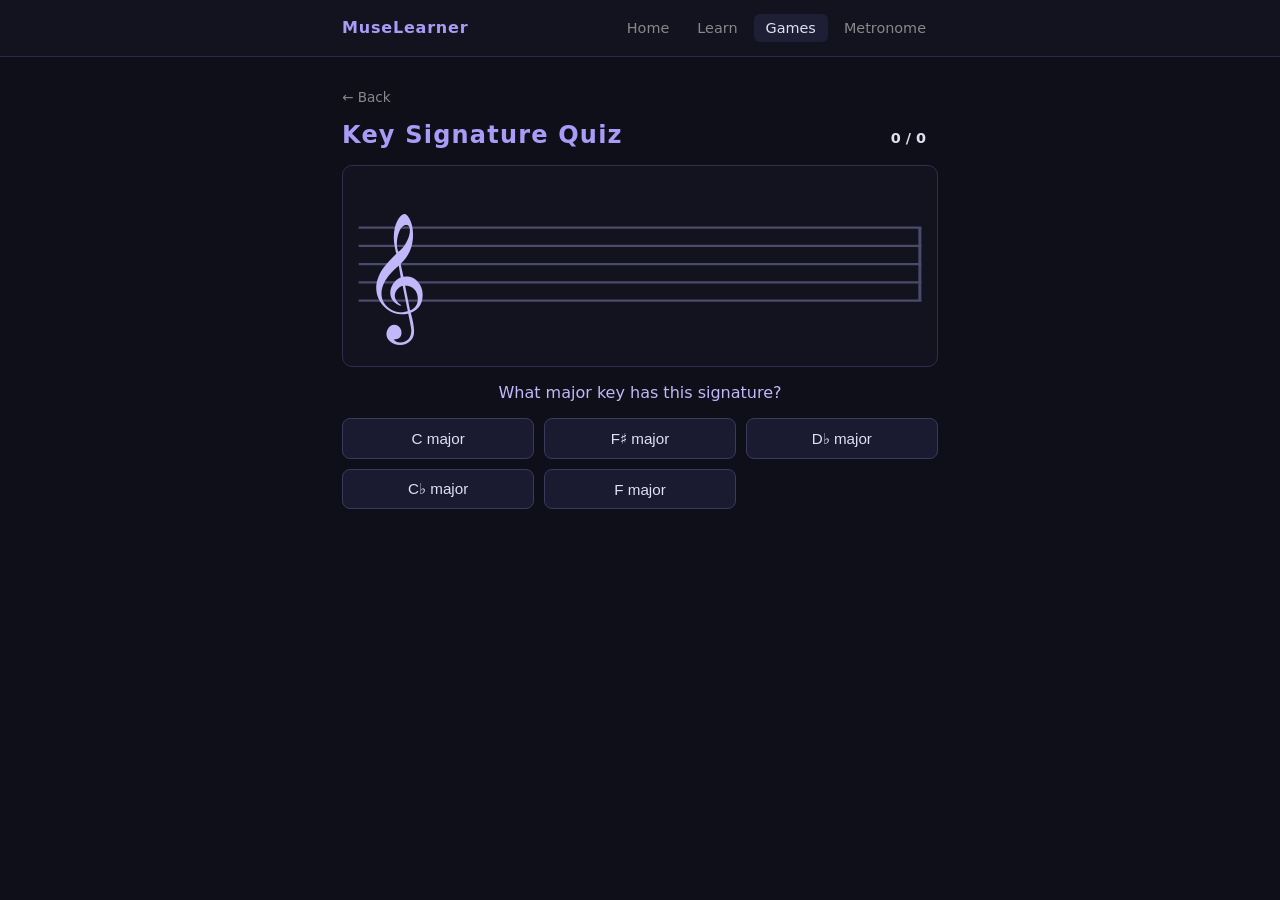
<file: guess-the-key.html>
<!DOCTYPE html>
<html lang="en">
<head>
    <meta charset="UTF-8">
    <meta name="viewport" content="width=device-width, initial-scale=1.0">
    <title>Key Signature Quiz</title>
    <link rel="stylesheet" href="styles.css">
    <script src="game.js" defer></script>
</head>
<body>
    <header>
        <div class="header-inner">
            <span class="site-title">MuseLearner</span>
            <nav>
                <a href="index.html" class="nav-link">Home</a>
                <a href="learn.html" class="nav-link">Learn</a>
                <a href="games.html" class="nav-link active">Games</a>
                <a href="metronome.html" class="nav-link">Metronome</a>
            </nav>
        </div>
    </header>
    <div class="page-content">
        <a href="games.html" class="back-link">← Back</a>
        <div class="game-header">
            <h1>Key Signature Quiz</h1>
            <div class="score-bar">
                <span id="score">0 / 0</span>
                <span id="streak"></span>
            </div>
        </div>

        <div class="staff-container">
            <svg id="staff-svg" viewBox="0 0 380 108" width="100%" preserveAspectRatio="xMidYMid meet"></svg>
        </div>

        <p class="question" id="question"></p>

        <div class="options" id="options"></div>

        <div class="feedback" id="feedback"></div>
    </div>
</body>
</html>
</file>
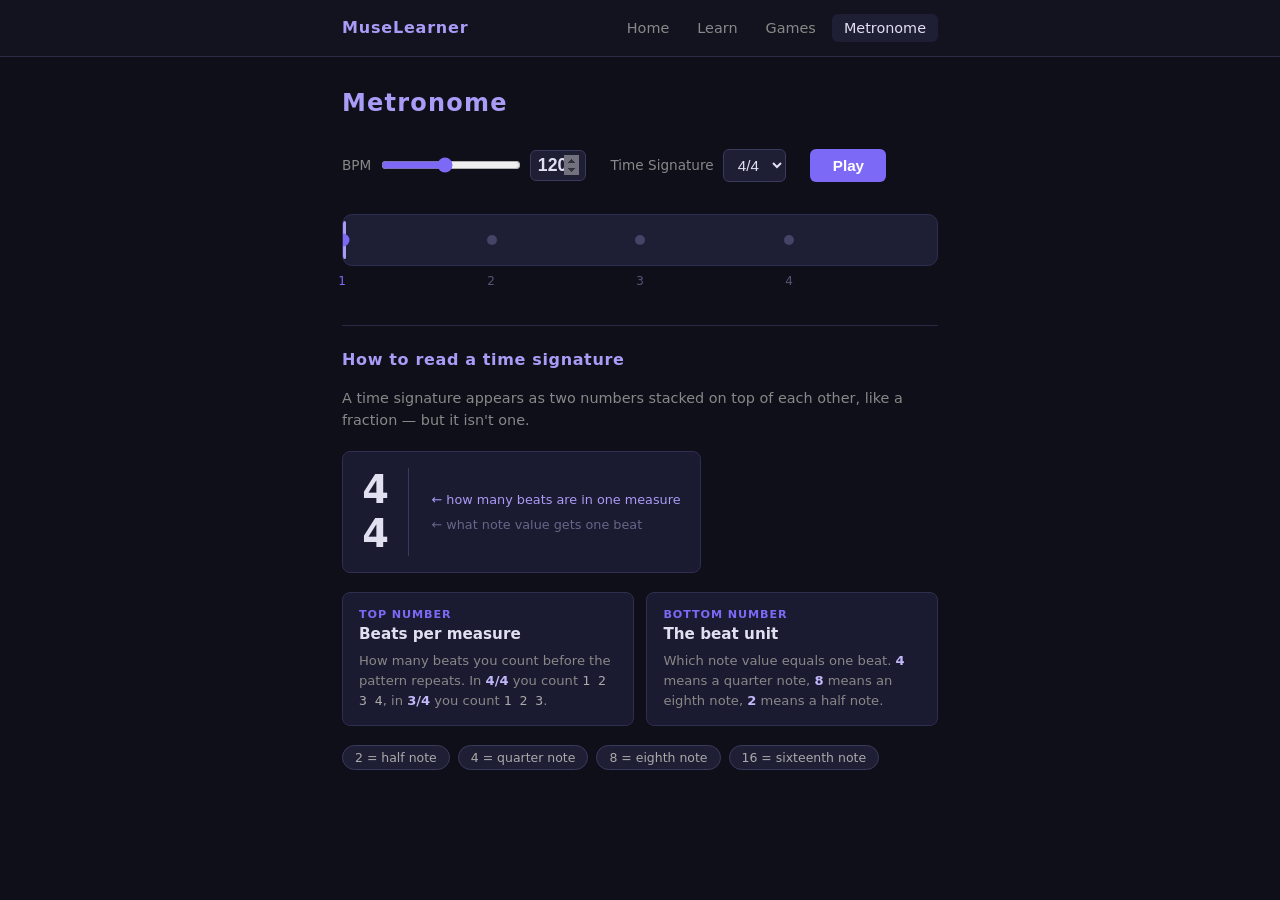
<file: metronome.html>
<!DOCTYPE html>
<html lang="en">
<head>
    <meta charset="UTF-8">
    <meta name="viewport" content="width=device-width, initial-scale=1.0">
    <title>Metronome</title>
    <link rel="stylesheet" href="styles.css">
    <script src="metronome.js" defer></script>
</head>
<body>
    <header>
        <div class="header-inner">
            <span class="site-title">MuseLearner</span>
            <nav>
                <a href="index.html" class="nav-link">Home</a>
                <a href="learn.html" class="nav-link">Learn</a>
                <a href="games.html" class="nav-link">Games</a>
                <a href="metronome.html" class="nav-link active">Metronome</a>
            </nav>
        </div>
    </header>
    <div class="metronome">
        <h1>Metronome</h1>

        <div class="controls">
            <div class="control-group">
                <label for="bpm-slider">BPM</label>
                <input type="range" id="bpm-slider" min="20" max="240" value="120">
                <input type="number" id="bpm-display" min="20" max="240" value="120">
            </div>

            <div class="control-group">
                <label for="time-sig">Time Signature</label>
                <select id="time-sig">
                    <option value="2/4">2/4</option>
                    <option value="3/4">3/4</option>
                    <option value="4/4" selected>4/4</option>
                    <option value="5/4">5/4</option>
                    <option value="6/8">6/8</option>
                    <option value="7/8">7/8</option>
                </select>
            </div>

            <button id="play-stop-btn">Play</button>
        </div>

        <div class="beat-tracker">
            <div class="beat-bar" id="beat-bar">
                <div class="beat-indicator" id="beat-indicator"></div>
            </div>
            <div class="beat-labels" id="beat-labels"></div>
        </div>

        <section class="explainer">
            <h2>How to read a time signature</h2>
            <p>A time signature appears as two numbers stacked on top of each other, like a fraction — but it isn't one.</p>
            <div class="sig-diagram">
                <div class="sig-number-stack">
                    <span>4</span>
                    <span>4</span>
                </div>
                <div class="sig-labels">
                    <div class="sig-label">← how many beats are in one measure</div>
                    <div class="sig-label">← what note value gets one beat</div>
                </div>
            </div>
            <div class="explainer-grid">
                <div class="explainer-card">
                    <div class="card-label">Top number</div>
                    <div class="card-title">Beats per measure</div>
                    <p>How many beats you count before the pattern repeats. In <strong>4/4</strong> you count <em>1 2 3 4</em>, in <strong>3/4</strong> you count <em>1 2 3</em>.</p>
                </div>
                <div class="explainer-card">
                    <div class="card-label">Bottom number</div>
                    <div class="card-title">The beat unit</div>
                    <p>Which note value equals one beat. <strong>4</strong> means a quarter note, <strong>8</strong> means an eighth note, <strong>2</strong> means a half note.</p>
                </div>
            </div>
            <div class="note-values">
                <span class="note-chip">2 = half note</span>
                <span class="note-chip">4 = quarter note</span>
                <span class="note-chip">8 = eighth note</span>
                <span class="note-chip">16 = sixteenth note</span>
            </div>
        </section>
    </div>
</body>
</html>
</file>
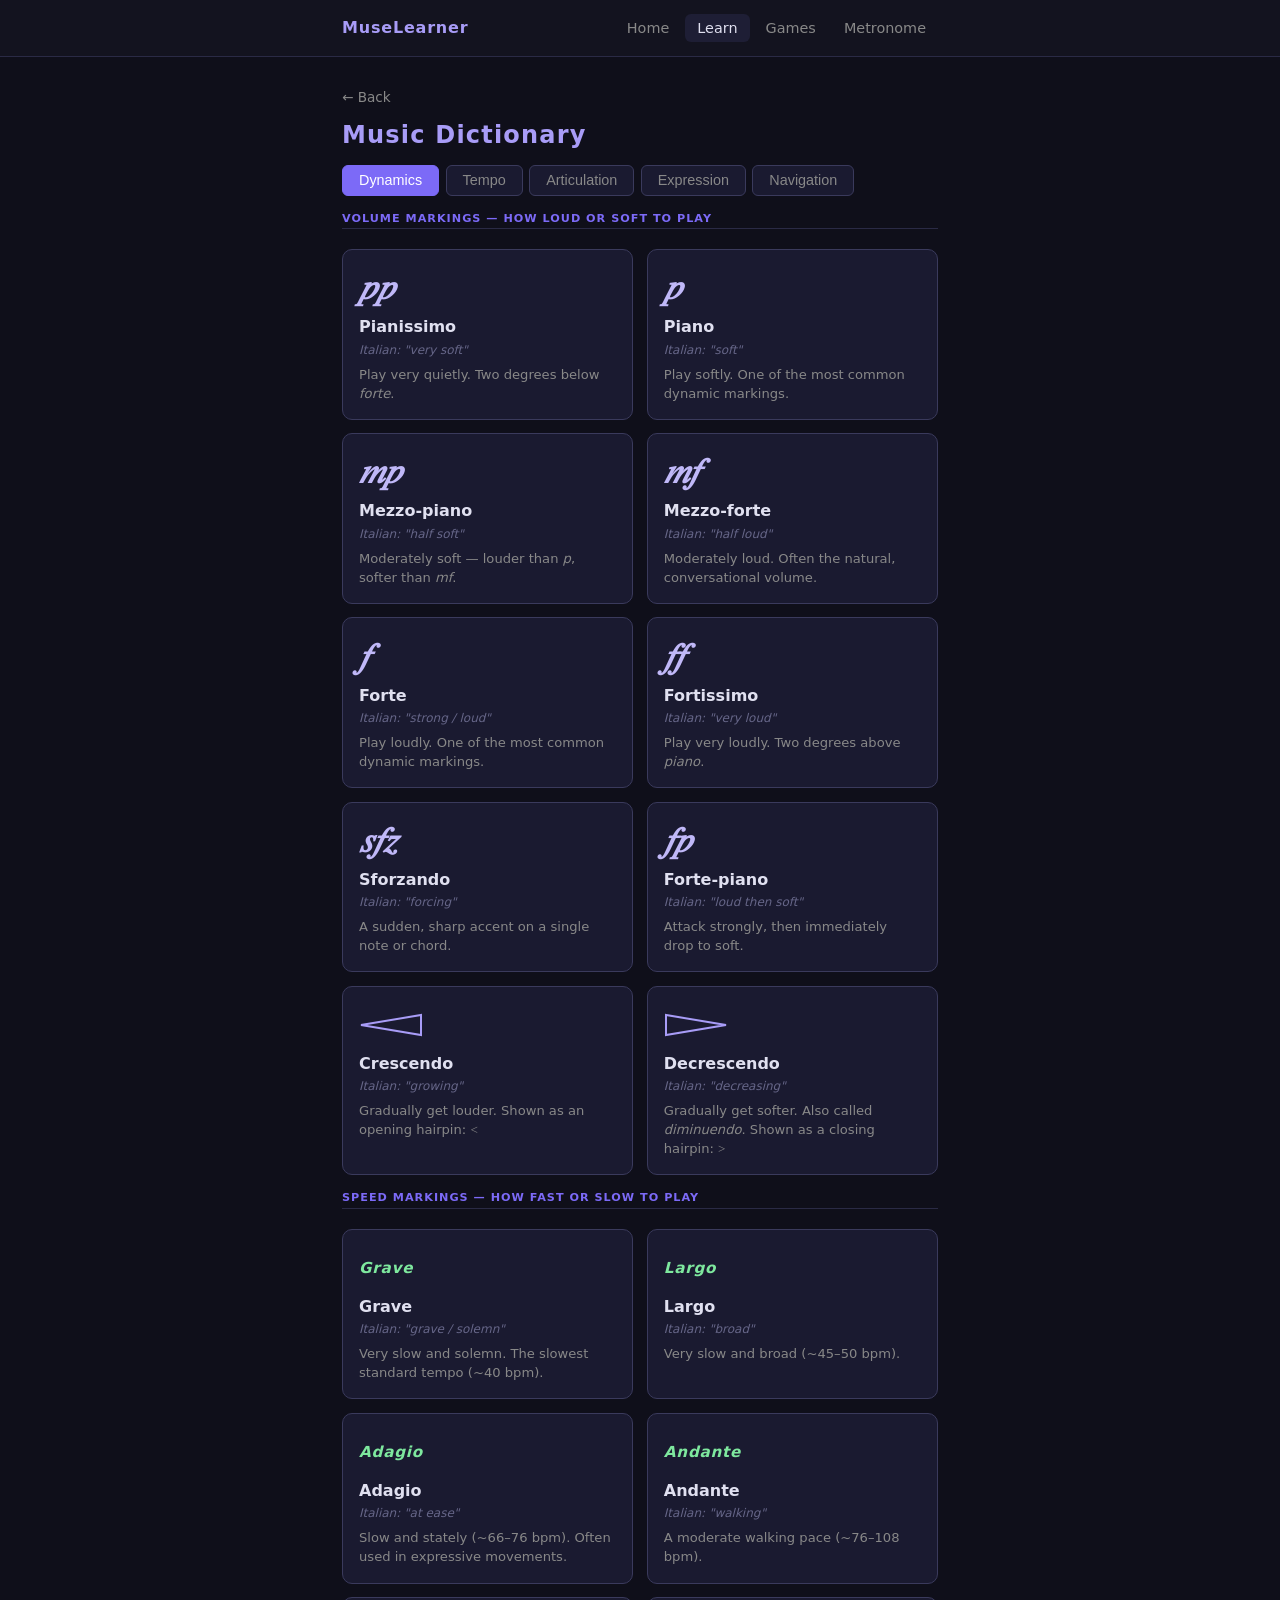
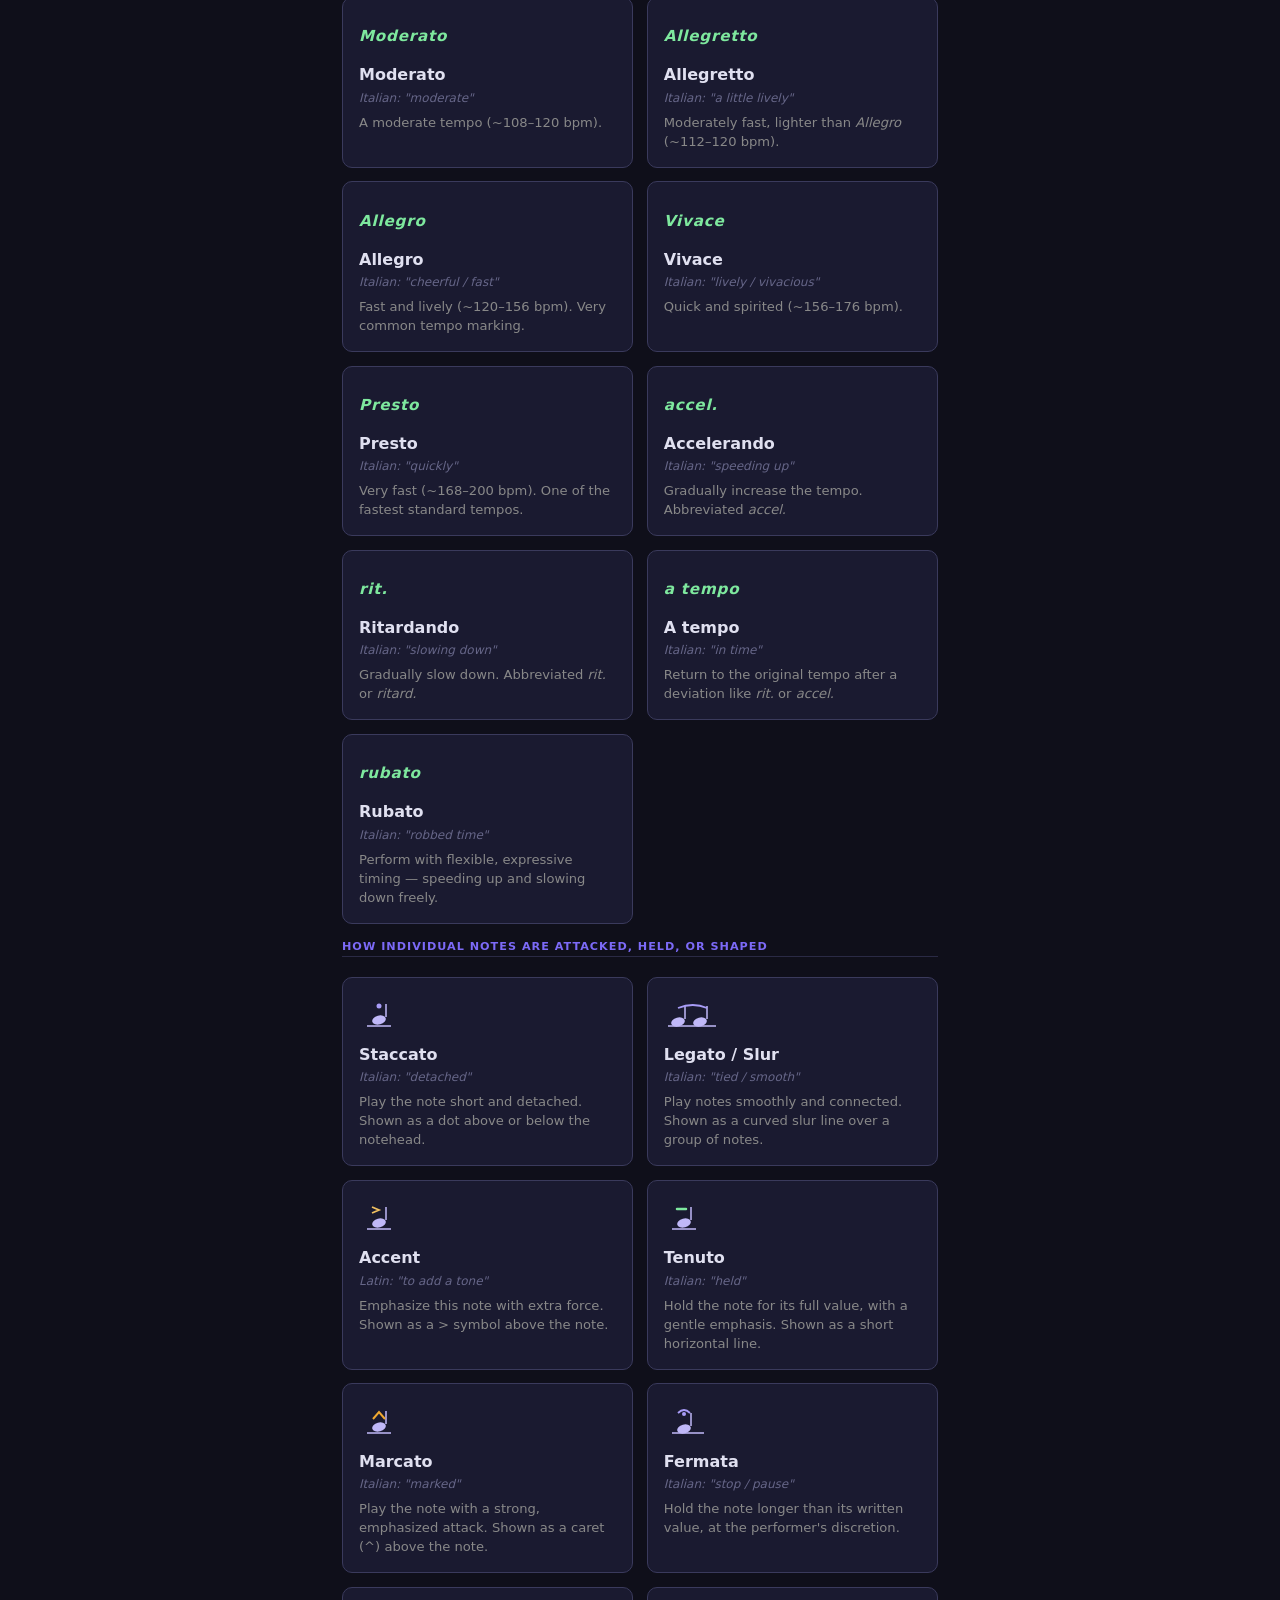
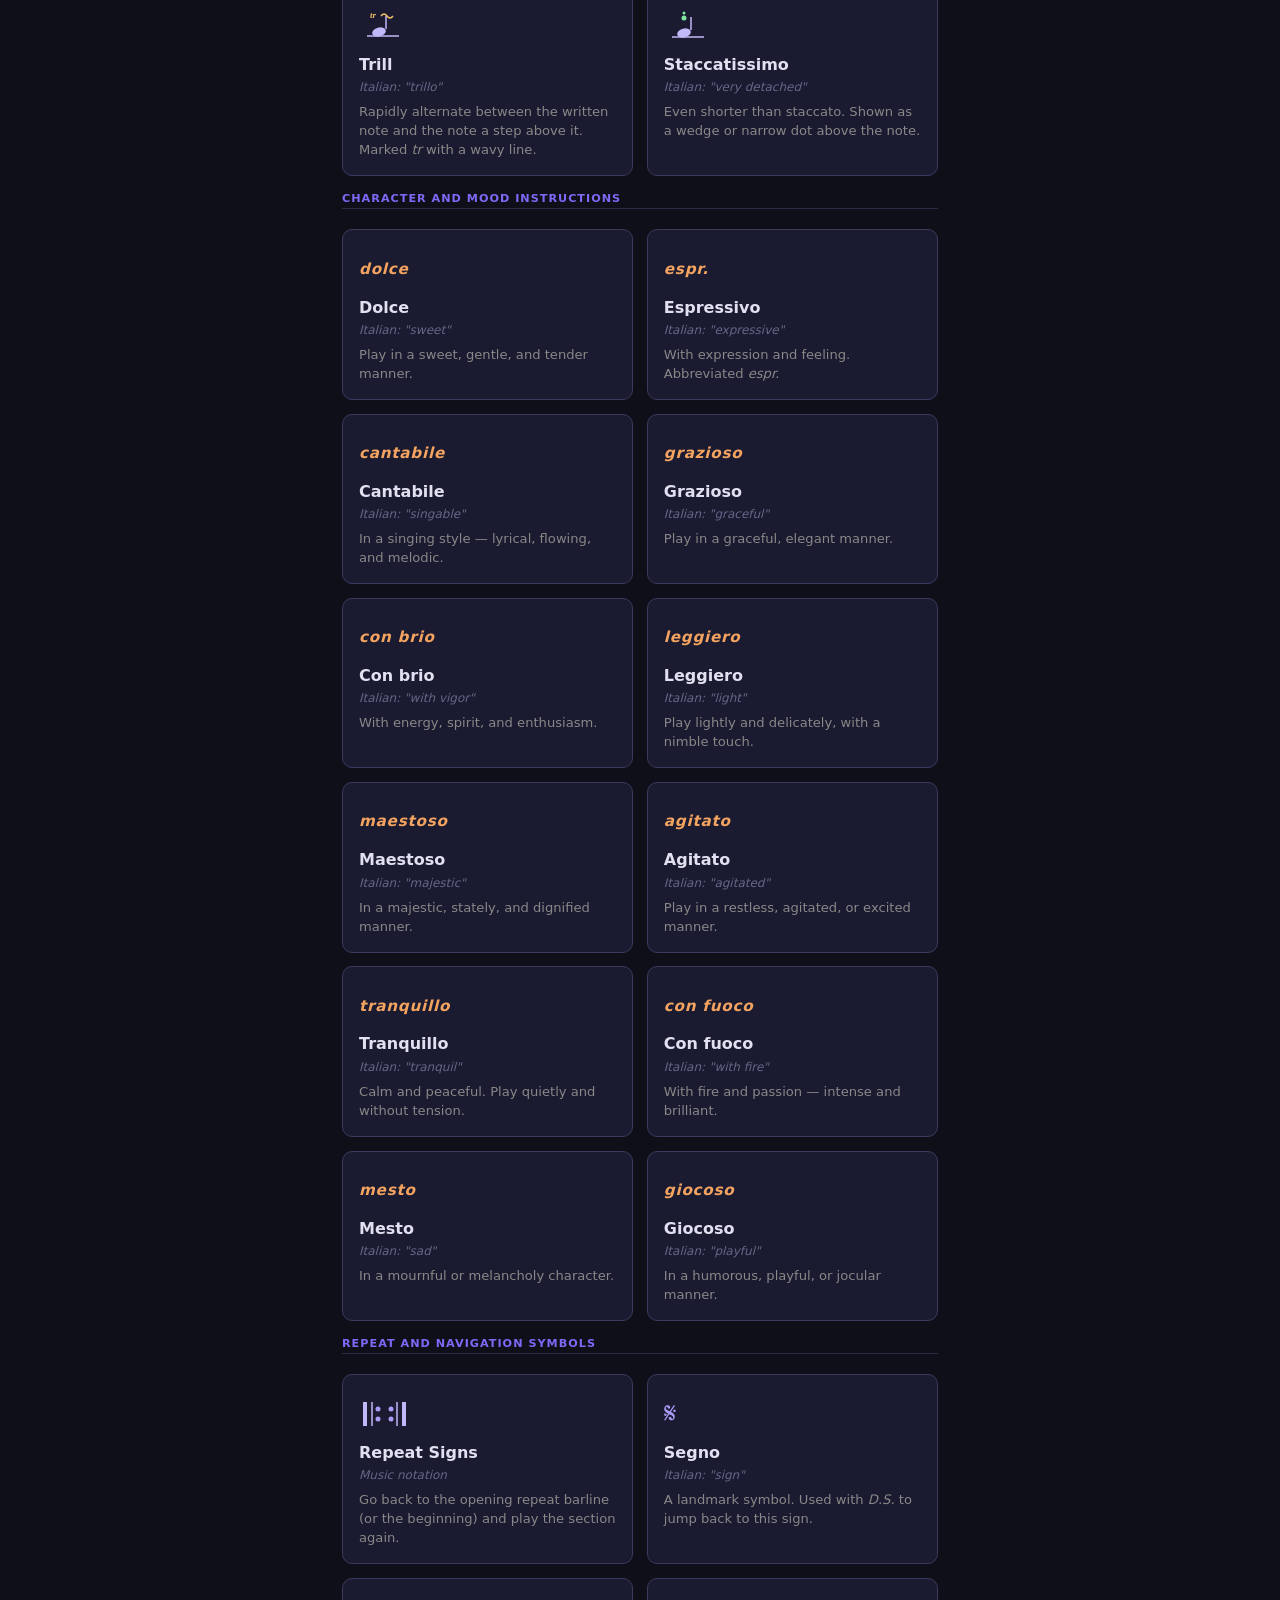
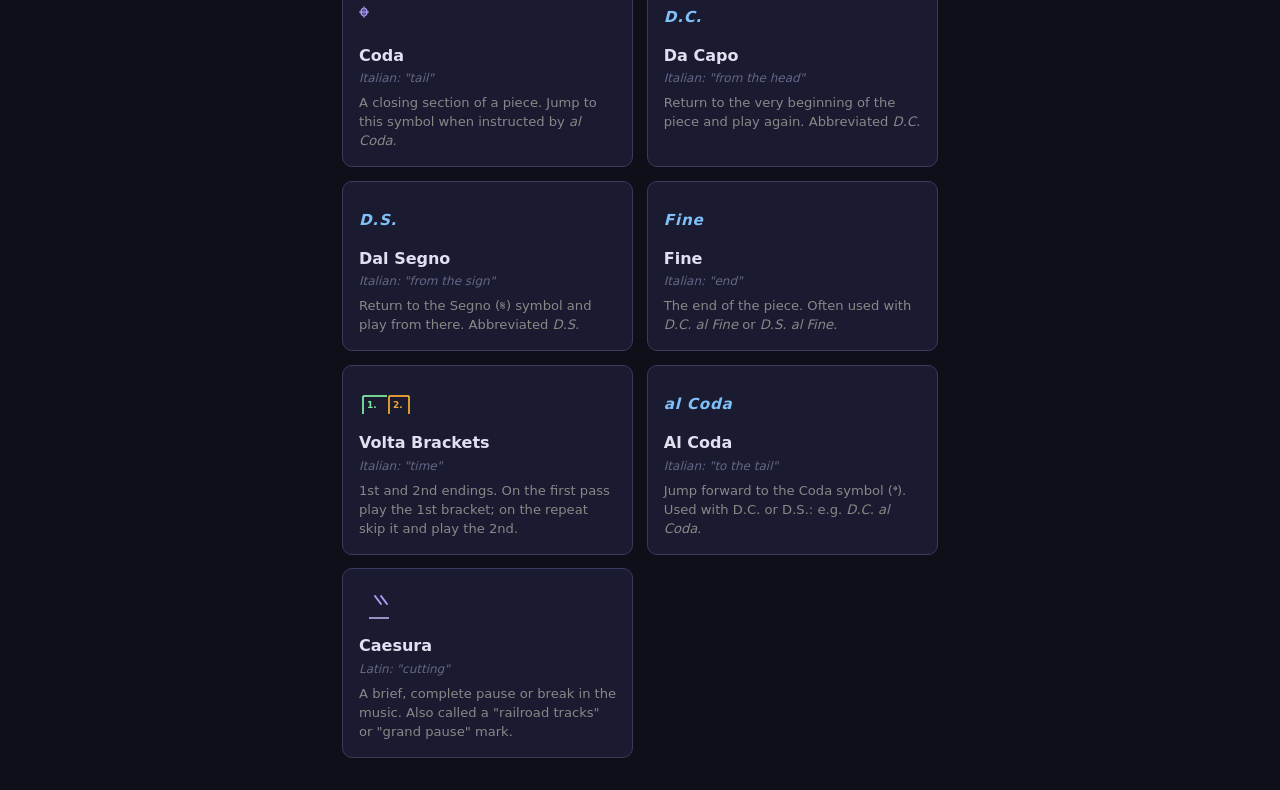
<file: music-dictionary.html>
<!DOCTYPE html>
<html lang="en">
<head>
    <meta charset="UTF-8">
    <meta name="viewport" content="width=device-width, initial-scale=1.0">
    <title>Music Dictionary</title>
    <link rel="stylesheet" href="styles.css">
    <style>
        .dict-tabs {
            display: flex;
            flex-wrap: wrap;
            gap: 0.4rem;
        }

        .dict-grid {
            display: grid;
            grid-template-columns: repeat(auto-fill, minmax(200px, 1fr));
            gap: 0.85rem;
        }

        .dict-card {
            background: #1a1a30;
            border: 1px solid #3a3a5c;
            border-radius: 10px;
            padding: 1rem;
            display: flex;
            flex-direction: column;
            gap: 0.4rem;
        }

        .dict-visual {
            font-size: 2rem;
            line-height: 1.2;
            color: #a89cf7;
            min-height: 2.8rem;
            display: flex;
            align-items: center;
        }

        .dict-visual svg {
            overflow: visible;
        }

        .dict-term {
            font-size: 1rem;
            font-weight: 700;
            color: #e0e0f0;
        }

        .dict-origin {
            font-size: 0.75rem;
            color: #666688;
            font-style: italic;
        }

        .dict-def {
            font-size: 0.82rem;
            color: #888;
            line-height: 1.45;
            margin-top: 0.1rem;
        }

        /* dynamics sizing */
        .dict-visual.dyn {
            font-family: "Times New Roman", serif;
            font-size: 2.2rem;
            font-style: italic;
            font-weight: 700;
            color: #c0b8f8;
        }

        /* tempo sizing */
        .dict-visual.tempo {
            font-size: 0.95rem;
            font-weight: 700;
            letter-spacing: 0.05em;
            color: #7ee89e;
            font-style: italic;
        }

        .panel-section-heading {
            font-size: 0.7rem;
            font-weight: 700;
            text-transform: uppercase;
            letter-spacing: 0.09em;
            color: #7c6af7;
            padding-bottom: 0.2rem;
            border-bottom: 1px solid #2a2a45;
        }

        .dict-panel {
            display: flex;
            flex-direction: column;
            gap: 1.25rem;
            scroll-margin-top: 1rem;
        }

        .dict-section-title {
            font-size: 1.1rem;
            font-weight: 700;
            color: #a89cf7;
        }
    </style>
</head>
<body>
    <header>
        <div class="header-inner">
            <span class="site-title">MuseLearner</span>
            <nav>
                <a href="index.html" class="nav-link">Home</a>
                <a href="learn.html" class="nav-link active">Learn</a>
                <a href="games.html" class="nav-link">Games</a>
                <a href="metronome.html" class="nav-link">Metronome</a>
            </nav>
        </div>
    </header>
    <div class="page-content">
        <a href="learn.html" class="back-link">← Back</a>
        <h1>Music Dictionary</h1>

        <div class="dict-tabs clef-toggle" style="flex-wrap:wrap;">
            <button class="clef-btn active" data-tab="dynamics">Dynamics</button>
            <button class="clef-btn" data-tab="tempo">Tempo</button>
            <button class="clef-btn" data-tab="articulation">Articulation</button>
            <button class="clef-btn" data-tab="expression">Expression</button>
            <button class="clef-btn" data-tab="navigation">Navigation</button>
        </div>

        <!-- DYNAMICS -->
        <div id="tab-dynamics" class="dict-panel">
            <div class="panel-section-heading">Volume markings — how loud or soft to play</div>
            <div class="dict-grid">
                <div class="dict-card">
                    <div class="dict-visual dyn">𝑝𝑝</div>
                    <div class="dict-term">Pianissimo</div>
                    <div class="dict-origin">Italian: "very soft"</div>
                    <div class="dict-def">Play very quietly. Two degrees below <em>forte</em>.</div>
                </div>
                <div class="dict-card">
                    <div class="dict-visual dyn">𝑝</div>
                    <div class="dict-term">Piano</div>
                    <div class="dict-origin">Italian: "soft"</div>
                    <div class="dict-def">Play softly. One of the most common dynamic markings.</div>
                </div>
                <div class="dict-card">
                    <div class="dict-visual dyn">𝑚𝑝</div>
                    <div class="dict-term">Mezzo-piano</div>
                    <div class="dict-origin">Italian: "half soft"</div>
                    <div class="dict-def">Moderately soft — louder than <em>p</em>, softer than <em>mf</em>.</div>
                </div>
                <div class="dict-card">
                    <div class="dict-visual dyn">𝑚𝑓</div>
                    <div class="dict-term">Mezzo-forte</div>
                    <div class="dict-origin">Italian: "half loud"</div>
                    <div class="dict-def">Moderately loud. Often the natural, conversational volume.</div>
                </div>
                <div class="dict-card">
                    <div class="dict-visual dyn">𝑓</div>
                    <div class="dict-term">Forte</div>
                    <div class="dict-origin">Italian: "strong / loud"</div>
                    <div class="dict-def">Play loudly. One of the most common dynamic markings.</div>
                </div>
                <div class="dict-card">
                    <div class="dict-visual dyn">𝑓𝑓</div>
                    <div class="dict-term">Fortissimo</div>
                    <div class="dict-origin">Italian: "very loud"</div>
                    <div class="dict-def">Play very loudly. Two degrees above <em>piano</em>.</div>
                </div>
                <div class="dict-card">
                    <div class="dict-visual dyn">𝑠𝑓𝑧</div>
                    <div class="dict-term">Sforzando</div>
                    <div class="dict-origin">Italian: "forcing"</div>
                    <div class="dict-def">A sudden, sharp accent on a single note or chord.</div>
                </div>
                <div class="dict-card">
                    <div class="dict-visual dyn">𝑓𝑝</div>
                    <div class="dict-term">Forte-piano</div>
                    <div class="dict-origin">Italian: "loud then soft"</div>
                    <div class="dict-def">Attack strongly, then immediately drop to soft.</div>
                </div>
                <div class="dict-card">
                    <div class="dict-visual" style="font-size:1.5rem; letter-spacing:-2px; color:#a89cf7;">
                        <svg width="64" height="28" viewBox="0 0 64 28">
                            <polygon points="2,14 62,4 62,24" fill="none" stroke="#a89cf7" stroke-width="2"/>
                        </svg>
                    </div>
                    <div class="dict-term">Crescendo</div>
                    <div class="dict-origin">Italian: "growing"</div>
                    <div class="dict-def">Gradually get louder. Shown as an opening hairpin: <span style="font-family:serif">&lt;</span></div>
                </div>
                <div class="dict-card">
                    <div class="dict-visual">
                        <svg width="64" height="28" viewBox="0 0 64 28">
                            <polygon points="62,14 2,4 2,24" fill="none" stroke="#a89cf7" stroke-width="2"/>
                        </svg>
                    </div>
                    <div class="dict-term">Decrescendo</div>
                    <div class="dict-origin">Italian: "decreasing"</div>
                    <div class="dict-def">Gradually get softer. Also called <em>diminuendo</em>. Shown as a closing hairpin: <span style="font-family:serif">&gt;</span></div>
                </div>
            </div>
        </div>

        <!-- TEMPO -->
        <div id="tab-tempo" class="dict-panel" hidden>
            <div class="panel-section-heading">Speed markings — how fast or slow to play</div>
            <div class="dict-grid">
                <div class="dict-card">
                    <div class="dict-visual tempo">Grave</div>
                    <div class="dict-term">Grave</div>
                    <div class="dict-origin">Italian: "grave / solemn"</div>
                    <div class="dict-def">Very slow and solemn. The slowest standard tempo (~40 bpm).</div>
                </div>
                <div class="dict-card">
                    <div class="dict-visual tempo">Largo</div>
                    <div class="dict-term">Largo</div>
                    <div class="dict-origin">Italian: "broad"</div>
                    <div class="dict-def">Very slow and broad (~45–50 bpm).</div>
                </div>
                <div class="dict-card">
                    <div class="dict-visual tempo">Adagio</div>
                    <div class="dict-term">Adagio</div>
                    <div class="dict-origin">Italian: "at ease"</div>
                    <div class="dict-def">Slow and stately (~66–76 bpm). Often used in expressive movements.</div>
                </div>
                <div class="dict-card">
                    <div class="dict-visual tempo">Andante</div>
                    <div class="dict-term">Andante</div>
                    <div class="dict-origin">Italian: "walking"</div>
                    <div class="dict-def">A moderate walking pace (~76–108 bpm).</div>
                </div>
                <div class="dict-card">
                    <div class="dict-visual tempo">Moderato</div>
                    <div class="dict-term">Moderato</div>
                    <div class="dict-origin">Italian: "moderate"</div>
                    <div class="dict-def">A moderate tempo (~108–120 bpm).</div>
                </div>
                <div class="dict-card">
                    <div class="dict-visual tempo">Allegretto</div>
                    <div class="dict-term">Allegretto</div>
                    <div class="dict-origin">Italian: "a little lively"</div>
                    <div class="dict-def">Moderately fast, lighter than <em>Allegro</em> (~112–120 bpm).</div>
                </div>
                <div class="dict-card">
                    <div class="dict-visual tempo">Allegro</div>
                    <div class="dict-term">Allegro</div>
                    <div class="dict-origin">Italian: "cheerful / fast"</div>
                    <div class="dict-def">Fast and lively (~120–156 bpm). Very common tempo marking.</div>
                </div>
                <div class="dict-card">
                    <div class="dict-visual tempo">Vivace</div>
                    <div class="dict-term">Vivace</div>
                    <div class="dict-origin">Italian: "lively / vivacious"</div>
                    <div class="dict-def">Quick and spirited (~156–176 bpm).</div>
                </div>
                <div class="dict-card">
                    <div class="dict-visual tempo">Presto</div>
                    <div class="dict-term">Presto</div>
                    <div class="dict-origin">Italian: "quickly"</div>
                    <div class="dict-def">Very fast (~168–200 bpm). One of the fastest standard tempos.</div>
                </div>
                <div class="dict-card">
                    <div class="dict-visual tempo">accel.</div>
                    <div class="dict-term">Accelerando</div>
                    <div class="dict-origin">Italian: "speeding up"</div>
                    <div class="dict-def">Gradually increase the tempo. Abbreviated <em>accel.</em></div>
                </div>
                <div class="dict-card">
                    <div class="dict-visual tempo">rit.</div>
                    <div class="dict-term">Ritardando</div>
                    <div class="dict-origin">Italian: "slowing down"</div>
                    <div class="dict-def">Gradually slow down. Abbreviated <em>rit.</em> or <em>ritard.</em></div>
                </div>
                <div class="dict-card">
                    <div class="dict-visual tempo">a tempo</div>
                    <div class="dict-term">A tempo</div>
                    <div class="dict-origin">Italian: "in time"</div>
                    <div class="dict-def">Return to the original tempo after a deviation like <em>rit.</em> or <em>accel.</em></div>
                </div>
                <div class="dict-card">
                    <div class="dict-visual tempo">rubato</div>
                    <div class="dict-term">Rubato</div>
                    <div class="dict-origin">Italian: "robbed time"</div>
                    <div class="dict-def">Perform with flexible, expressive timing — speeding up and slowing down freely.</div>
                </div>
            </div>
        </div>

        <!-- ARTICULATION -->
        <div id="tab-articulation" class="dict-panel" hidden>
            <div class="panel-section-heading">How individual notes are attacked, held, or shaped</div>
            <div class="dict-grid">
                <div class="dict-card">
                    <div class="dict-visual">
                        <svg width="40" height="36" viewBox="0 0 40 36">
                            <line x1="8" y1="28" x2="32" y2="28" stroke="#c0b8f8" stroke-width="1.5"/>
                            <ellipse cx="20" cy="22" rx="7" ry="4.5" fill="#c0b8f8" transform="rotate(-15,20,22)"/>
                            <line x1="27" y1="19" x2="27" y2="6" stroke="#c0b8f8" stroke-width="1.5"/>
                            <circle cx="20" cy="8" r="2.5" fill="#a89cf7"/>
                        </svg>
                    </div>
                    <div class="dict-term">Staccato</div>
                    <div class="dict-origin">Italian: "detached"</div>
                    <div class="dict-def">Play the note short and detached. Shown as a dot above or below the notehead.</div>
                </div>
                <div class="dict-card">
                    <div class="dict-visual">
                        <svg width="56" height="36" viewBox="0 0 56 36">
                            <line x1="4" y1="28" x2="52" y2="28" stroke="#c0b8f8" stroke-width="1.5"/>
                            <ellipse cx="14" cy="24" rx="7" ry="4.5" fill="#c0b8f8" transform="rotate(-15,14,24)"/>
                            <line x1="21" y1="21" x2="21" y2="8" stroke="#c0b8f8" stroke-width="1.5"/>
                            <ellipse cx="36" cy="24" rx="7" ry="4.5" fill="#c0b8f8" transform="rotate(-15,36,24)"/>
                            <line x1="43" y1="21" x2="43" y2="8" stroke="#c0b8f8" stroke-width="1.5"/>
                            <path d="M 14 10 Q 29 4 43 10" fill="none" stroke="#a89cf7" stroke-width="1.8"/>
                        </svg>
                    </div>
                    <div class="dict-term">Legato / Slur</div>
                    <div class="dict-origin">Italian: "tied / smooth"</div>
                    <div class="dict-def">Play notes smoothly and connected. Shown as a curved slur line over a group of notes.</div>
                </div>
                <div class="dict-card">
                    <div class="dict-visual">
                        <svg width="40" height="36" viewBox="0 0 40 36">
                            <line x1="8" y1="28" x2="32" y2="28" stroke="#c0b8f8" stroke-width="1.5"/>
                            <ellipse cx="20" cy="22" rx="7" ry="4.5" fill="#c0b8f8" transform="rotate(-15,20,22)"/>
                            <line x1="27" y1="19" x2="27" y2="6" stroke="#c0b8f8" stroke-width="1.5"/>
                            <!-- accent > shape -->
                            <polyline points="13,6 20,9 13,12" fill="none" stroke="#f0c060" stroke-width="1.8"/>
                        </svg>
                    </div>
                    <div class="dict-term">Accent</div>
                    <div class="dict-origin">Latin: "to add a tone"</div>
                    <div class="dict-def">Emphasize this note with extra force. Shown as a &gt; symbol above the note.</div>
                </div>
                <div class="dict-card">
                    <div class="dict-visual">
                        <svg width="40" height="36" viewBox="0 0 40 36">
                            <line x1="8" y1="28" x2="32" y2="28" stroke="#c0b8f8" stroke-width="1.5"/>
                            <ellipse cx="20" cy="22" rx="7" ry="4.5" fill="#c0b8f8" transform="rotate(-15,20,22)"/>
                            <line x1="27" y1="19" x2="27" y2="6" stroke="#c0b8f8" stroke-width="1.5"/>
                            <!-- tenuto = horizontal line -->
                            <line x1="13" y1="8" x2="22" y2="8" stroke="#7ee89e" stroke-width="2.5" stroke-linecap="round"/>
                        </svg>
                    </div>
                    <div class="dict-term">Tenuto</div>
                    <div class="dict-origin">Italian: "held"</div>
                    <div class="dict-def">Hold the note for its full value, with a gentle emphasis. Shown as a short horizontal line.</div>
                </div>
                <div class="dict-card">
                    <div class="dict-visual">
                        <svg width="40" height="36" viewBox="0 0 40 36">
                            <line x1="8" y1="28" x2="32" y2="28" stroke="#c0b8f8" stroke-width="1.5"/>
                            <ellipse cx="20" cy="22" rx="7" ry="4.5" fill="#c0b8f8" transform="rotate(-15,20,22)"/>
                            <line x1="27" y1="19" x2="27" y2="6" stroke="#c0b8f8" stroke-width="1.5"/>
                            <!-- marcato = ^ hat -->
                            <polyline points="14,14 20,7 26,14" fill="none" stroke="#f0a830" stroke-width="2"/>
                        </svg>
                    </div>
                    <div class="dict-term">Marcato</div>
                    <div class="dict-origin">Italian: "marked"</div>
                    <div class="dict-def">Play the note with a strong, emphasized attack. Shown as a caret (^) above the note.</div>
                </div>
                <div class="dict-card">
                    <div class="dict-visual">
                        <svg width="48" height="36" viewBox="0 0 48 36">
                            <line x1="8" y1="28" x2="40" y2="28" stroke="#c0b8f8" stroke-width="1.5"/>
                            <ellipse cx="20" cy="24" rx="7" ry="4.5" fill="#c0b8f8" transform="rotate(-15,20,24)"/>
                            <line x1="27" y1="21" x2="27" y2="8" stroke="#c0b8f8" stroke-width="1.5"/>
                            <!-- fermata = dot + arc -->
                            <path d="M 14 8 Q 20 2 26 8" fill="none" stroke="#a89cf7" stroke-width="1.8"/>
                            <circle cx="20" cy="9" r="2" fill="#a89cf7"/>
                        </svg>
                    </div>
                    <div class="dict-term">Fermata</div>
                    <div class="dict-origin">Italian: "stop / pause"</div>
                    <div class="dict-def">Hold the note longer than its written value, at the performer's discretion.</div>
                </div>
                <div class="dict-card">
                    <div class="dict-visual">
                        <svg width="48" height="36" viewBox="0 0 48 36">
                            <line x1="8" y1="28" x2="40" y2="28" stroke="#c0b8f8" stroke-width="1.5"/>
                            <ellipse cx="20" cy="24" rx="7" ry="4.5" fill="#c0b8f8" transform="rotate(-15,20,24)"/>
                            <line x1="27" y1="21" x2="27" y2="8" stroke="#c0b8f8" stroke-width="1.5"/>
                            <!-- trill = tr~ -->
                            <text x="11" y="10" font-size="9" fill="#f0c060" font-style="italic" font-weight="bold" font-family="serif">tr</text>
                            <path d="M 22 8 Q 25 4 28 8 Q 31 12 34 8" fill="none" stroke="#f0c060" stroke-width="1.5"/>
                        </svg>
                    </div>
                    <div class="dict-term">Trill</div>
                    <div class="dict-origin">Italian: "trillo"</div>
                    <div class="dict-def">Rapidly alternate between the written note and the note a step above it. Marked <em>tr</em> with a wavy line.</div>
                </div>
                <div class="dict-card">
                    <div class="dict-visual" style="font-size:1rem; color:#7ee89e; font-style:italic; align-items:flex-end; padding-bottom:0.2rem;">
                        <svg width="48" height="36" viewBox="0 0 48 36">
                            <line x1="8" y1="28" x2="40" y2="28" stroke="#c0b8f8" stroke-width="1.5"/>
                            <ellipse cx="20" cy="24" rx="7" ry="4.5" fill="#c0b8f8" transform="rotate(-15,20,24)"/>
                            <line x1="27" y1="21" x2="27" y2="8" stroke="#c0b8f8" stroke-width="1.5"/>
                            <!-- pizzicato dot + staccato-like -->
                            <circle cx="20" cy="9" r="2.5" fill="#7ee89e"/>
                            <circle cx="20" cy="4" r="1.5" fill="#7ee89e"/>
                        </svg>
                    </div>
                    <div class="dict-term">Staccatissimo</div>
                    <div class="dict-origin">Italian: "very detached"</div>
                    <div class="dict-def">Even shorter than staccato. Shown as a wedge or narrow dot above the note.</div>
                </div>
            </div>
        </div>

        <!-- EXPRESSION -->
        <div id="tab-expression" class="dict-panel" hidden>
            <div class="panel-section-heading">Character and mood instructions</div>
            <div class="dict-grid">
                <div class="dict-card">
                    <div class="dict-visual tempo" style="color:#f4a460;">dolce</div>
                    <div class="dict-term">Dolce</div>
                    <div class="dict-origin">Italian: "sweet"</div>
                    <div class="dict-def">Play in a sweet, gentle, and tender manner.</div>
                </div>
                <div class="dict-card">
                    <div class="dict-visual tempo" style="color:#f4a460;">espr.</div>
                    <div class="dict-term">Espressivo</div>
                    <div class="dict-origin">Italian: "expressive"</div>
                    <div class="dict-def">With expression and feeling. Abbreviated <em>espr.</em></div>
                </div>
                <div class="dict-card">
                    <div class="dict-visual tempo" style="color:#f4a460;">cantabile</div>
                    <div class="dict-term">Cantabile</div>
                    <div class="dict-origin">Italian: "singable"</div>
                    <div class="dict-def">In a singing style — lyrical, flowing, and melodic.</div>
                </div>
                <div class="dict-card">
                    <div class="dict-visual tempo" style="color:#f4a460;">grazioso</div>
                    <div class="dict-term">Grazioso</div>
                    <div class="dict-origin">Italian: "graceful"</div>
                    <div class="dict-def">Play in a graceful, elegant manner.</div>
                </div>
                <div class="dict-card">
                    <div class="dict-visual tempo" style="color:#f4a460;">con brio</div>
                    <div class="dict-term">Con brio</div>
                    <div class="dict-origin">Italian: "with vigor"</div>
                    <div class="dict-def">With energy, spirit, and enthusiasm.</div>
                </div>
                <div class="dict-card">
                    <div class="dict-visual tempo" style="color:#f4a460;">leggiero</div>
                    <div class="dict-term">Leggiero</div>
                    <div class="dict-origin">Italian: "light"</div>
                    <div class="dict-def">Play lightly and delicately, with a nimble touch.</div>
                </div>
                <div class="dict-card">
                    <div class="dict-visual tempo" style="color:#f4a460;">maestoso</div>
                    <div class="dict-term">Maestoso</div>
                    <div class="dict-origin">Italian: "majestic"</div>
                    <div class="dict-def">In a majestic, stately, and dignified manner.</div>
                </div>
                <div class="dict-card">
                    <div class="dict-visual tempo" style="color:#f4a460;">agitato</div>
                    <div class="dict-term">Agitato</div>
                    <div class="dict-origin">Italian: "agitated"</div>
                    <div class="dict-def">Play in a restless, agitated, or excited manner.</div>
                </div>
                <div class="dict-card">
                    <div class="dict-visual tempo" style="color:#f4a460;">tranquillo</div>
                    <div class="dict-term">Tranquillo</div>
                    <div class="dict-origin">Italian: "tranquil"</div>
                    <div class="dict-def">Calm and peaceful. Play quietly and without tension.</div>
                </div>
                <div class="dict-card">
                    <div class="dict-visual tempo" style="color:#f4a460;">con fuoco</div>
                    <div class="dict-term">Con fuoco</div>
                    <div class="dict-origin">Italian: "with fire"</div>
                    <div class="dict-def">With fire and passion — intense and brilliant.</div>
                </div>
                <div class="dict-card">
                    <div class="dict-visual tempo" style="color:#f4a460;">mesto</div>
                    <div class="dict-term">Mesto</div>
                    <div class="dict-origin">Italian: "sad"</div>
                    <div class="dict-def">In a mournful or melancholy character.</div>
                </div>
                <div class="dict-card">
                    <div class="dict-visual tempo" style="color:#f4a460;">giocoso</div>
                    <div class="dict-term">Giocoso</div>
                    <div class="dict-origin">Italian: "playful"</div>
                    <div class="dict-def">In a humorous, playful, or jocular manner.</div>
                </div>
            </div>
        </div>

        <!-- NAVIGATION -->
        <div id="tab-navigation" class="dict-panel" hidden>
            <div class="panel-section-heading">Repeat and navigation symbols</div>
            <div class="dict-grid">
                <div class="dict-card">
                    <div class="dict-visual">
                        <svg width="52" height="36" viewBox="0 0 52 36">
                            <!-- repeat barlines -->
                            <line x1="6"  y1="6" x2="6"  y2="30" stroke="#c0b8f8" stroke-width="4"/>
                            <line x1="13" y1="6" x2="13" y2="30" stroke="#c0b8f8" stroke-width="1.5"/>
                            <circle cx="19" cy="13" r="2.5" fill="#a89cf7"/>
                            <circle cx="19" cy="23" r="2.5" fill="#a89cf7"/>
                            <line x1="38" y1="6" x2="38" y2="30" stroke="#c0b8f8" stroke-width="1.5"/>
                            <line x1="45" y1="6" x2="45" y2="30" stroke="#c0b8f8" stroke-width="4"/>
                            <circle cx="32" cy="13" r="2.5" fill="#a89cf7"/>
                            <circle cx="32" cy="23" r="2.5" fill="#a89cf7"/>
                        </svg>
                    </div>
                    <div class="dict-term">Repeat Signs</div>
                    <div class="dict-origin">Music notation</div>
                    <div class="dict-def">Go back to the opening repeat barline (or the beginning) and play the section again.</div>
                </div>
                <div class="dict-card">
                    <div class="dict-visual" style="font-size:1.8rem; color:#a89cf7;">𝄋</div>
                    <div class="dict-term">Segno</div>
                    <div class="dict-origin">Italian: "sign"</div>
                    <div class="dict-def">A landmark symbol. Used with <em>D.S.</em> to jump back to this sign.</div>
                </div>
                <div class="dict-card">
                    <div class="dict-visual" style="font-size:1.8rem; color:#a89cf7;">𝄌</div>
                    <div class="dict-term">Coda</div>
                    <div class="dict-origin">Italian: "tail"</div>
                    <div class="dict-def">A closing section of a piece. Jump to this symbol when instructed by <em>al Coda</em>.</div>
                </div>
                <div class="dict-card">
                    <div class="dict-visual tempo" style="color:#80c0f8;">D.C.</div>
                    <div class="dict-term">Da Capo</div>
                    <div class="dict-origin">Italian: "from the head"</div>
                    <div class="dict-def">Return to the very beginning of the piece and play again. Abbreviated <em>D.C.</em></div>
                </div>
                <div class="dict-card">
                    <div class="dict-visual tempo" style="color:#80c0f8;">D.S.</div>
                    <div class="dict-term">Dal Segno</div>
                    <div class="dict-origin">Italian: "from the sign"</div>
                    <div class="dict-def">Return to the Segno (𝄋) symbol and play from there. Abbreviated <em>D.S.</em></div>
                </div>
                <div class="dict-card">
                    <div class="dict-visual tempo" style="color:#80c0f8;">Fine</div>
                    <div class="dict-term">Fine</div>
                    <div class="dict-origin">Italian: "end"</div>
                    <div class="dict-def">The end of the piece. Often used with <em>D.C. al Fine</em> or <em>D.S. al Fine</em>.</div>
                </div>
                <div class="dict-card">
                    <div class="dict-visual">
                        <svg width="52" height="36" viewBox="0 0 52 36">
                            <!-- 1st ending bracket -->
                            <line x1="4"  y1="28" x2="4"  y2="10" stroke="#7ee89e" stroke-width="1.8"/>
                            <line x1="4"  y1="10" x2="28" y2="10" stroke="#7ee89e" stroke-width="1.8"/>
                            <text x="8" y="22" font-size="9" fill="#7ee89e" font-weight="bold">1.</text>
                            <!-- 2nd ending bracket -->
                            <line x1="30" y1="28" x2="30" y2="10" stroke="#f0a830" stroke-width="1.8"/>
                            <line x1="30" y1="10" x2="50" y2="10" stroke="#f0a830" stroke-width="1.8"/>
                            <line x1="50" y1="10" x2="50" y2="28" stroke="#f0a830" stroke-width="1.8"/>
                            <text x="34" y="22" font-size="9" fill="#f0a830" font-weight="bold">2.</text>
                        </svg>
                    </div>
                    <div class="dict-term">Volta Brackets</div>
                    <div class="dict-origin">Italian: "time"</div>
                    <div class="dict-def">1st and 2nd endings. On the first pass play the 1st bracket; on the repeat skip it and play the 2nd.</div>
                </div>
                <div class="dict-card">
                    <div class="dict-visual tempo" style="color:#80c0f8;">al Coda</div>
                    <div class="dict-term">Al Coda</div>
                    <div class="dict-origin">Italian: "to the tail"</div>
                    <div class="dict-def">Jump forward to the Coda symbol (𝄌). Used with D.C. or D.S.: e.g. <em>D.C. al Coda</em>.</div>
                </div>
                <div class="dict-card">
                    <div class="dict-visual">
                        <svg width="40" height="36" viewBox="0 0 40 36">
                            <!-- caesura / breath mark -->
                            <line x1="10" y1="28" x2="30" y2="28" stroke="#c0b8f8" stroke-width="1.5"/>
                            <line x1="16" y1="6" x2="22" y2="14" stroke="#a89cf7" stroke-width="2" stroke-linecap="round"/>
                            <line x1="22" y1="6" x2="28" y2="14" stroke="#a89cf7" stroke-width="2" stroke-linecap="round"/>
                        </svg>
                    </div>
                    <div class="dict-term">Caesura</div>
                    <div class="dict-origin">Latin: "cutting"</div>
                    <div class="dict-def">A brief, complete pause or break in the music. Also called a "railroad tracks" or "grand pause" mark.</div>
                </div>
            </div>
        </div>
    </div>

    <script>
        const tabs = document.querySelectorAll('[data-tab]');
        tabs.forEach(btn => {
            btn.addEventListener('click', () => {
                tabs.forEach(b => b.classList.remove('active'));
                btn.classList.add('active');
                document.querySelectorAll('.dict-panel').forEach(p => p.hidden = true);
                document.getElementById('tab-' + btn.dataset.tab).hidden = false;
            });
        });
    </script>
</body>
</html>
</file>
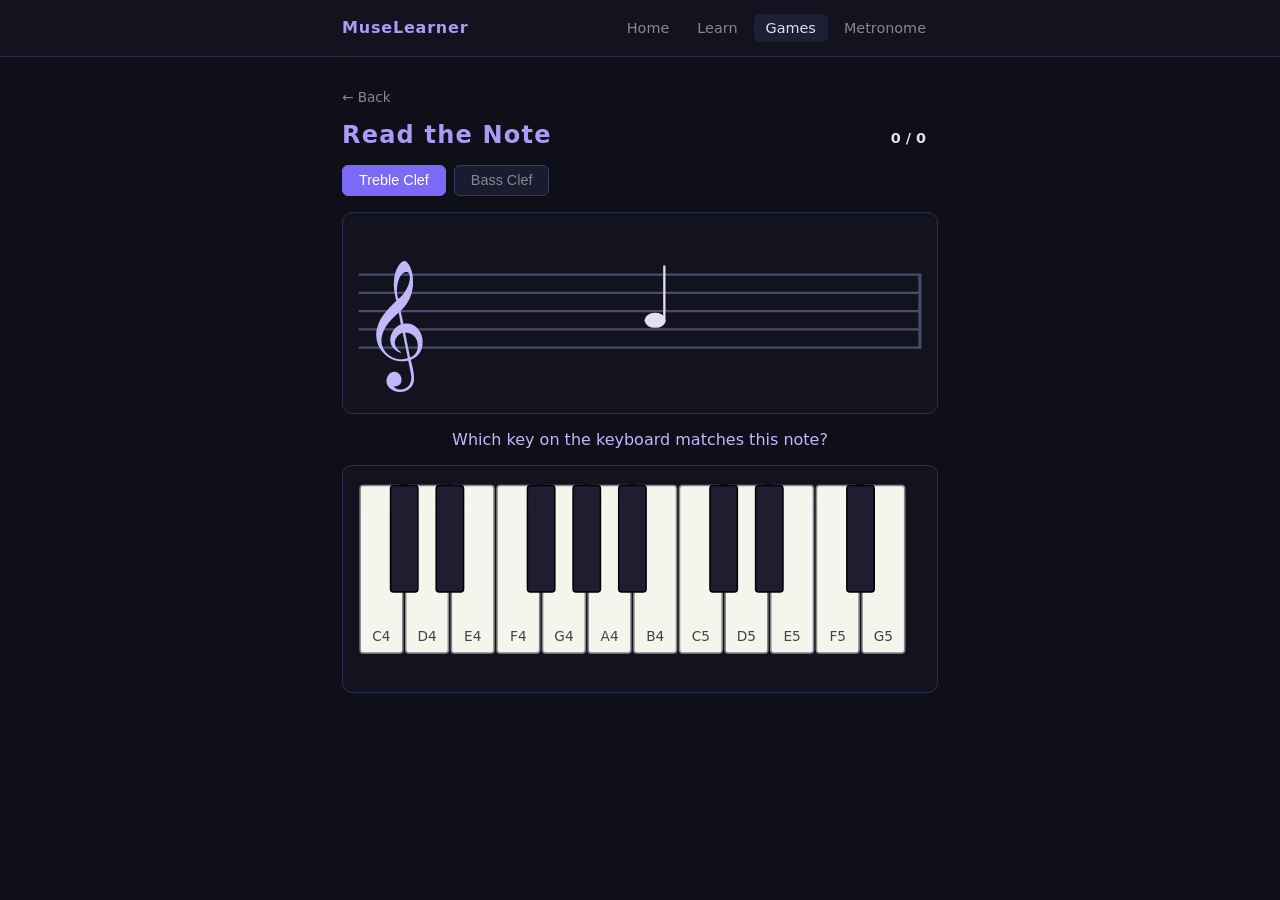
<file: note-reader.html>
<!DOCTYPE html>
<html lang="en">
<head>
    <meta charset="UTF-8">
    <meta name="viewport" content="width=device-width, initial-scale=1.0">
    <title>Read the Note</title>
    <link rel="stylesheet" href="styles.css">
    <script src="note-reader.js" defer></script>
</head>
<body>
    <header>
        <div class="header-inner">
            <span class="site-title">MuseLearner</span>
            <nav>
                <a href="index.html" class="nav-link">Home</a>
                <a href="learn.html" class="nav-link">Learn</a>
                <a href="games.html" class="nav-link active">Games</a>
                <a href="metronome.html" class="nav-link">Metronome</a>
            </nav>
        </div>
    </header>
    <div class="page-content">
        <a href="games.html" class="back-link">← Back</a>
        <div class="game-header">
            <h1>Read the Note</h1>
            <div class="score-bar">
                <span id="score">0 / 0</span>
                <span id="streak"></span>
            </div>
        </div>

        <div class="clef-toggle">
            <button class="clef-btn active" id="btn-treble">Treble Clef</button>
            <button class="clef-btn" id="btn-bass">Bass Clef</button>
        </div>

        <div class="staff-container">
            <svg id="staff-svg" viewBox="0 0 380 108" width="100%" preserveAspectRatio="xMidYMid meet"></svg>
        </div>

        <p class="question" id="question">Which key on the keyboard matches this note?</p>

        <div class="piano-container">
            <svg id="piano-svg" viewBox="0 0 380 130" width="100%" preserveAspectRatio="xMidYMid meet"></svg>
        </div>

        <div class="feedback" id="feedback"></div>

        <button class="next-btn" id="next-btn" hidden>Next →</button>
    </div>
</body>
</html>
</file>
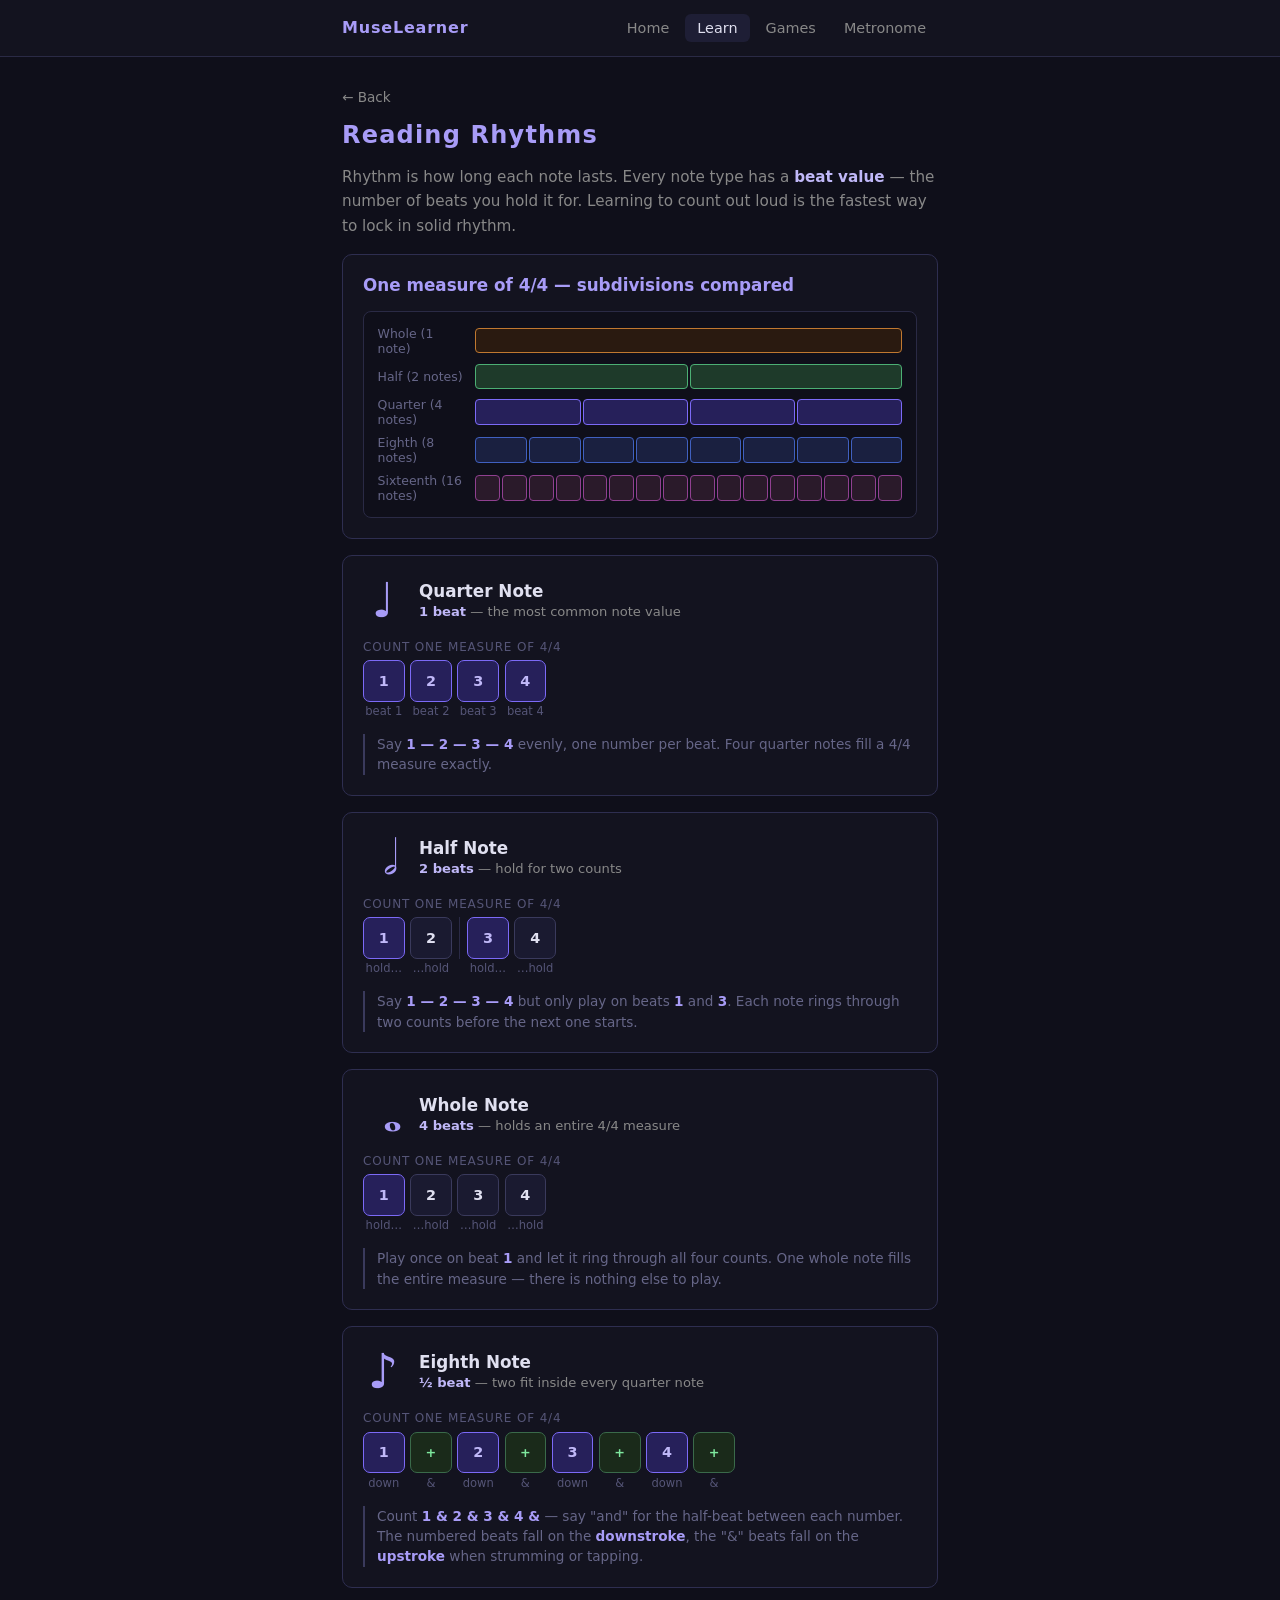
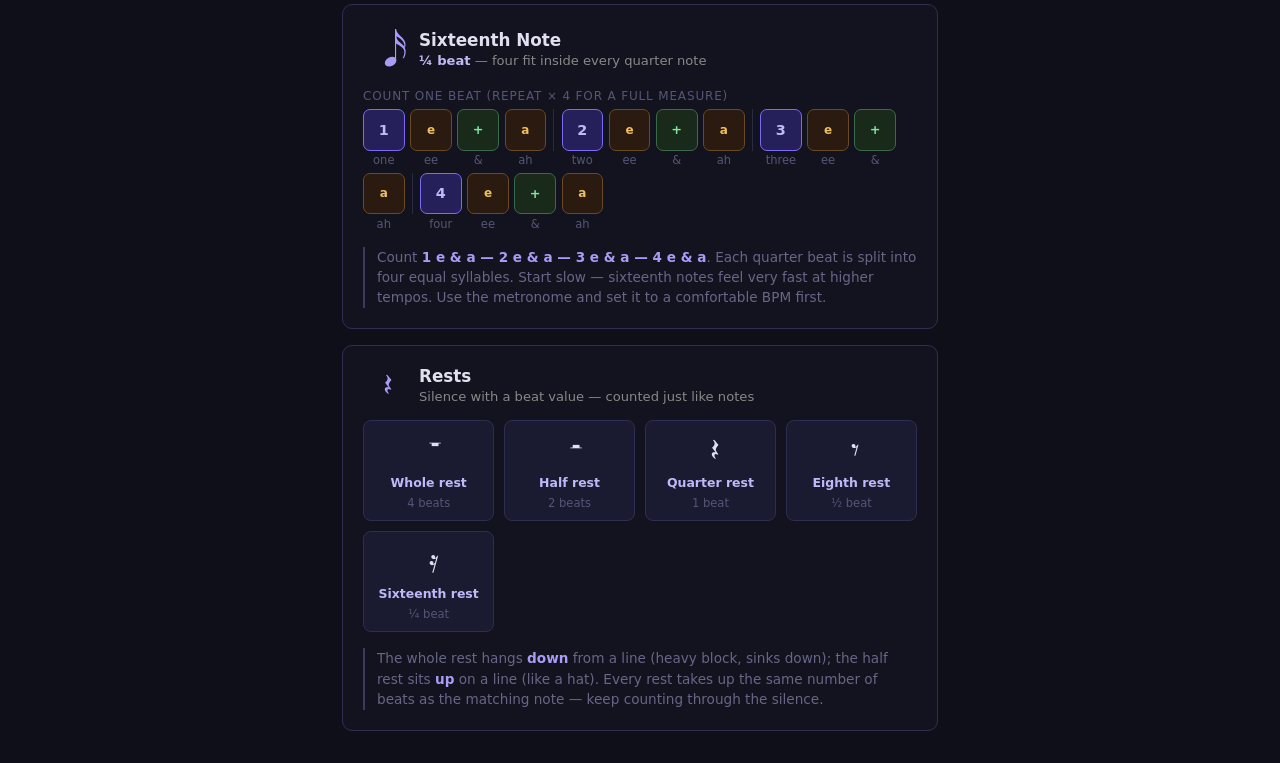
<file: reading-rhythms.html>
<!DOCTYPE html>
<html lang="en">
<head>
    <meta charset="UTF-8">
    <meta name="viewport" content="width=device-width, initial-scale=1.0">
    <title>Reading Rhythms</title>
    <link rel="stylesheet" href="styles.css">
    <style>
        .rhythm-section {
            display: flex;
            flex-direction: column;
            gap: 1rem;
            padding: 1.25rem;
            background: #13131f;
            border: 1px solid #2e2e50;
            border-radius: 10px;
        }

        .rhythm-section-header {
            display: flex;
            align-items: center;
            gap: 1rem;
        }

        .note-symbol {
            font-size: 3rem;
            line-height: 1;
            color: #a89cf7;
            width: 2.5rem;
            text-align: center;
            flex-shrink: 0;
        }

        .note-meta {
            display: flex;
            flex-direction: column;
            gap: 0.2rem;
        }

        .note-title {
            font-size: 1.05rem;
            font-weight: 600;
            color: #e0e0f0;
        }

        .note-beats {
            font-size: 0.82rem;
            color: #888;
        }

        .note-beats strong {
            color: #c0b8f8;
        }

        .count-row {
            display: flex;
            flex-direction: column;
            gap: 0.4rem;
        }

        .count-label {
            font-size: 0.75rem;
            text-transform: uppercase;
            letter-spacing: 0.07em;
            color: #555577;
        }

        .count-boxes {
            display: flex;
            flex-wrap: wrap;
            gap: 0.35rem;
        }

        .count-box {
            display: flex;
            flex-direction: column;
            align-items: center;
            gap: 0.15rem;
        }

        .count-beat {
            width: 2.6rem;
            height: 2.6rem;
            border-radius: 7px;
            display: flex;
            align-items: center;
            justify-content: center;
            font-size: 0.9rem;
            font-weight: 700;
            border: 1px solid #3a3a5c;
            background: #1a1a30;
            color: #e0e0f0;
        }

        .count-beat.beat-main {
            background: #26205a;
            border-color: #7c6af7;
            color: #c0b8f8;
        }

        .count-beat.beat-and {
            background: #1a2a1a;
            border-color: #3a6a4a;
            color: #7ee89e;
            font-size: 0.8rem;
        }

        .count-beat.beat-e,
        .count-beat.beat-a {
            background: #2a1a10;
            border-color: #6a4a20;
            color: #f0c060;
            font-size: 0.75rem;
        }

        .count-syllable {
            font-size: 0.72rem;
            color: #555577;
        }

        .count-divider {
            width: 1px;
            height: 2.6rem;
            background: #2a2a45;
            margin: 0 0.1rem;
            align-self: flex-start;
        }

        .rhythm-tip {
            font-size: 0.85rem;
            color: #666688;
            line-height: 1.5;
            border-left: 2px solid #3a3a5c;
            padding-left: 0.75rem;
        }

        .rhythm-tip em {
            color: #a89cf7;
            font-style: normal;
            font-weight: 600;
        }

        .page-intro {
            font-size: 0.95rem;
            color: #888;
            line-height: 1.6;
        }

        .page-intro strong {
            color: #c0b8f8;
        }

        .subdivision-diagram {
            display: flex;
            flex-direction: column;
            gap: 0.5rem;
            padding: 0.85rem;
            background: #0f0f1a;
            border: 1px solid #2a2a45;
            border-radius: 8px;
        }

        .subdiv-row {
            display: flex;
            align-items: center;
            gap: 0.6rem;
        }

        .subdiv-name {
            font-size: 0.78rem;
            color: #666688;
            width: 5.5rem;
            flex-shrink: 0;
        }

        .subdiv-bar {
            display: flex;
            flex: 1;
            gap: 2px;
        }

        .subdiv-cell {
            flex: 1;
            height: 1.6rem;
            border-radius: 4px;
            background: #26205a;
            border: 1px solid #7c6af7;
        }

        .subdiv-cell.half    { background: #1e3a2a; border-color: #4caf74; }
        .subdiv-cell.whole   { background: #2a1a10; border-color: #c07830; }
        .subdiv-cell.eighth  { background: #1a2040; border-color: #4060c0; }
        .subdiv-cell.sixteenth { background: #2a1a2a; border-color: #904090; }
        .subdiv-cell.empty   { background: transparent; border-color: #2a2a45; }
    </style>
</head>
<body>
    <header>
        <div class="header-inner">
            <span class="site-title">MuseLearner</span>
            <nav>
                <a href="index.html" class="nav-link">Home</a>
                <a href="learn.html" class="nav-link active">Learn</a>
                <a href="games.html" class="nav-link">Games</a>
                <a href="metronome.html" class="nav-link">Metronome</a>
            </nav>
        </div>
    </header>
    <div class="page-content">
        <a href="learn.html" class="back-link">← Back</a>
        <div class="game-header">
            <h1>Reading Rhythms</h1>
        </div>

        <p class="page-intro">
            Rhythm is how long each note lasts. Every note type has a <strong>beat value</strong> — the number of beats you hold it for. Learning to count out loud is the fastest way to lock in solid rhythm.
        </p>

        <!-- Subdivision overview diagram -->
        <div class="rhythm-section">
            <div class="note-title" style="color:#a89cf7;">One measure of 4/4 — subdivisions compared</div>
            <div class="subdivision-diagram">
                <div class="subdiv-row">
                    <span class="subdiv-name">Whole (1 note)</span>
                    <div class="subdiv-bar">
                        <div class="subdiv-cell whole" style="flex:4"></div>
                    </div>
                </div>
                <div class="subdiv-row">
                    <span class="subdiv-name">Half (2 notes)</span>
                    <div class="subdiv-bar">
                        <div class="subdiv-cell half" style="flex:2"></div>
                        <div class="subdiv-cell half" style="flex:2"></div>
                    </div>
                </div>
                <div class="subdiv-row">
                    <span class="subdiv-name">Quarter (4 notes)</span>
                    <div class="subdiv-bar">
                        <div class="subdiv-cell"></div>
                        <div class="subdiv-cell"></div>
                        <div class="subdiv-cell"></div>
                        <div class="subdiv-cell"></div>
                    </div>
                </div>
                <div class="subdiv-row">
                    <span class="subdiv-name">Eighth (8 notes)</span>
                    <div class="subdiv-bar">
                        <div class="subdiv-cell eighth"></div>
                        <div class="subdiv-cell eighth"></div>
                        <div class="subdiv-cell eighth"></div>
                        <div class="subdiv-cell eighth"></div>
                        <div class="subdiv-cell eighth"></div>
                        <div class="subdiv-cell eighth"></div>
                        <div class="subdiv-cell eighth"></div>
                        <div class="subdiv-cell eighth"></div>
                    </div>
                </div>
                <div class="subdiv-row">
                    <span class="subdiv-name">Sixteenth (16 notes)</span>
                    <div class="subdiv-bar">
                        <div class="subdiv-cell sixteenth"></div>
                        <div class="subdiv-cell sixteenth"></div>
                        <div class="subdiv-cell sixteenth"></div>
                        <div class="subdiv-cell sixteenth"></div>
                        <div class="subdiv-cell sixteenth"></div>
                        <div class="subdiv-cell sixteenth"></div>
                        <div class="subdiv-cell sixteenth"></div>
                        <div class="subdiv-cell sixteenth"></div>
                        <div class="subdiv-cell sixteenth"></div>
                        <div class="subdiv-cell sixteenth"></div>
                        <div class="subdiv-cell sixteenth"></div>
                        <div class="subdiv-cell sixteenth"></div>
                        <div class="subdiv-cell sixteenth"></div>
                        <div class="subdiv-cell sixteenth"></div>
                        <div class="subdiv-cell sixteenth"></div>
                        <div class="subdiv-cell sixteenth"></div>
                    </div>
                </div>
            </div>
        </div>

        <!-- Quarter note -->
        <div class="rhythm-section">
            <div class="rhythm-section-header">
                <span class="note-symbol">♩</span>
                <div class="note-meta">
                    <span class="note-title">Quarter Note</span>
                    <span class="note-beats"><strong>1 beat</strong> — the most common note value</span>
                </div>
            </div>
            <div class="count-row">
                <span class="count-label">Count one measure of 4/4</span>
                <div class="count-boxes">
                    <div class="count-box"><div class="count-beat beat-main">1</div><span class="count-syllable">beat 1</span></div>
                    <div class="count-box"><div class="count-beat beat-main">2</div><span class="count-syllable">beat 2</span></div>
                    <div class="count-box"><div class="count-beat beat-main">3</div><span class="count-syllable">beat 3</span></div>
                    <div class="count-box"><div class="count-beat beat-main">4</div><span class="count-syllable">beat 4</span></div>
                </div>
            </div>
            <p class="rhythm-tip">Say <em>1 — 2 — 3 — 4</em> evenly, one number per beat. Four quarter notes fill a 4/4 measure exactly.</p>
        </div>

        <!-- Half note -->
        <div class="rhythm-section">
            <div class="rhythm-section-header">
                <span class="note-symbol">𝅗𝅥</span>
                <div class="note-meta">
                    <span class="note-title">Half Note</span>
                    <span class="note-beats"><strong>2 beats</strong> — hold for two counts</span>
                </div>
            </div>
            <div class="count-row">
                <span class="count-label">Count one measure of 4/4</span>
                <div class="count-boxes">
                    <div class="count-box"><div class="count-beat beat-main">1</div><span class="count-syllable">hold…</span></div>
                    <div class="count-box"><div class="count-beat">2</div><span class="count-syllable">…hold</span></div>
                    <div class="count-divider"></div>
                    <div class="count-box"><div class="count-beat beat-main">3</div><span class="count-syllable">hold…</span></div>
                    <div class="count-box"><div class="count-beat">4</div><span class="count-syllable">…hold</span></div>
                </div>
            </div>
            <p class="rhythm-tip">Say <em>1 — 2 — 3 — 4</em> but only play on beats <em>1</em> and <em>3</em>. Each note rings through two counts before the next one starts.</p>
        </div>

        <!-- Whole note -->
        <div class="rhythm-section">
            <div class="rhythm-section-header">
                <span class="note-symbol">𝅝</span>
                <div class="note-meta">
                    <span class="note-title">Whole Note</span>
                    <span class="note-beats"><strong>4 beats</strong> — holds an entire 4/4 measure</span>
                </div>
            </div>
            <div class="count-row">
                <span class="count-label">Count one measure of 4/4</span>
                <div class="count-boxes">
                    <div class="count-box"><div class="count-beat beat-main">1</div><span class="count-syllable">hold…</span></div>
                    <div class="count-box"><div class="count-beat">2</div><span class="count-syllable">…hold</span></div>
                    <div class="count-box"><div class="count-beat">3</div><span class="count-syllable">…hold</span></div>
                    <div class="count-box"><div class="count-beat">4</div><span class="count-syllable">…hold</span></div>
                </div>
            </div>
            <p class="rhythm-tip">Play once on beat <em>1</em> and let it ring through all four counts. One whole note fills the entire measure — there is nothing else to play.</p>
        </div>

        <!-- Eighth note -->
        <div class="rhythm-section">
            <div class="rhythm-section-header">
                <span class="note-symbol">♪</span>
                <div class="note-meta">
                    <span class="note-title">Eighth Note</span>
                    <span class="note-beats"><strong>½ beat</strong> — two fit inside every quarter note</span>
                </div>
            </div>
            <div class="count-row">
                <span class="count-label">Count one measure of 4/4</span>
                <div class="count-boxes">
                    <div class="count-box"><div class="count-beat beat-main">1</div><span class="count-syllable">down</span></div>
                    <div class="count-box"><div class="count-beat beat-and">+</div><span class="count-syllable">&amp;</span></div>
                    <div class="count-box"><div class="count-beat beat-main">2</div><span class="count-syllable">down</span></div>
                    <div class="count-box"><div class="count-beat beat-and">+</div><span class="count-syllable">&amp;</span></div>
                    <div class="count-box"><div class="count-beat beat-main">3</div><span class="count-syllable">down</span></div>
                    <div class="count-box"><div class="count-beat beat-and">+</div><span class="count-syllable">&amp;</span></div>
                    <div class="count-box"><div class="count-beat beat-main">4</div><span class="count-syllable">down</span></div>
                    <div class="count-box"><div class="count-beat beat-and">+</div><span class="count-syllable">&amp;</span></div>
                </div>
            </div>
            <p class="rhythm-tip">Count <em>1 &amp; 2 &amp; 3 &amp; 4 &amp;</em> — say "and" for the half-beat between each number. The numbered beats fall on the <em>downstroke</em>, the "&amp;" beats fall on the <em>upstroke</em> when strumming or tapping.</p>
        </div>

        <!-- Sixteenth note -->
        <div class="rhythm-section">
            <div class="rhythm-section-header">
                <span class="note-symbol">𝅘𝅥𝅯</span>
                <div class="note-meta">
                    <span class="note-title">Sixteenth Note</span>
                    <span class="note-beats"><strong>¼ beat</strong> — four fit inside every quarter note</span>
                </div>
            </div>
            <div class="count-row">
                <span class="count-label">Count one beat (repeat × 4 for a full measure)</span>
                <div class="count-boxes">
                    <div class="count-box"><div class="count-beat beat-main">1</div><span class="count-syllable">one</span></div>
                    <div class="count-box"><div class="count-beat beat-e">e</div><span class="count-syllable">ee</span></div>
                    <div class="count-box"><div class="count-beat beat-and">+</div><span class="count-syllable">&amp;</span></div>
                    <div class="count-box"><div class="count-beat beat-a">a</div><span class="count-syllable">ah</span></div>
                    <div class="count-divider"></div>
                    <div class="count-box"><div class="count-beat beat-main">2</div><span class="count-syllable">two</span></div>
                    <div class="count-box"><div class="count-beat beat-e">e</div><span class="count-syllable">ee</span></div>
                    <div class="count-box"><div class="count-beat beat-and">+</div><span class="count-syllable">&amp;</span></div>
                    <div class="count-box"><div class="count-beat beat-a">a</div><span class="count-syllable">ah</span></div>
                    <div class="count-divider"></div>
                    <div class="count-box"><div class="count-beat beat-main">3</div><span class="count-syllable">three</span></div>
                    <div class="count-box"><div class="count-beat beat-e">e</div><span class="count-syllable">ee</span></div>
                    <div class="count-box"><div class="count-beat beat-and">+</div><span class="count-syllable">&amp;</span></div>
                    <div class="count-box"><div class="count-beat beat-a">a</div><span class="count-syllable">ah</span></div>
                    <div class="count-divider"></div>
                    <div class="count-box"><div class="count-beat beat-main">4</div><span class="count-syllable">four</span></div>
                    <div class="count-box"><div class="count-beat beat-e">e</div><span class="count-syllable">ee</span></div>
                    <div class="count-box"><div class="count-beat beat-and">+</div><span class="count-syllable">&amp;</span></div>
                    <div class="count-box"><div class="count-beat beat-a">a</div><span class="count-syllable">ah</span></div>
                </div>
            </div>
            <p class="rhythm-tip">Count <em>1 e &amp; a — 2 e &amp; a — 3 e &amp; a — 4 e &amp; a</em>. Each quarter beat is split into four equal syllables. Start slow — sixteenth notes feel very fast at higher tempos. Use the metronome and set it to a comfortable BPM first.</p>
        </div>

        <!-- Rests -->
        <div class="rhythm-section">
            <div class="rhythm-section-header">
                <span class="note-symbol" style="font-size:2rem;">𝄽</span>
                <div class="note-meta">
                    <span class="note-title">Rests</span>
                    <span class="note-beats">Silence with a beat value — counted just like notes</span>
                </div>
            </div>
            <div style="display:grid;grid-template-columns:repeat(auto-fill,minmax(110px,1fr));gap:0.6rem;">
                <div style="background:#1a1a30;border:1px solid #2e2e50;border-radius:8px;padding:0.65rem 0.75rem;display:flex;flex-direction:column;align-items:center;gap:0.35rem;">
                    <div style="font-size:2rem;line-height:1.2;color:#e0e0f0;">𝄻</div>
                    <div style="font-size:0.78rem;font-weight:600;color:#c0b8f8;">Whole rest</div>
                    <div style="font-size:0.72rem;color:#555577;">4 beats</div>
                </div>
                <div style="background:#1a1a30;border:1px solid #2e2e50;border-radius:8px;padding:0.65rem 0.75rem;display:flex;flex-direction:column;align-items:center;gap:0.35rem;">
                    <div style="font-size:2rem;line-height:1.2;color:#e0e0f0;">𝄼</div>
                    <div style="font-size:0.78rem;font-weight:600;color:#c0b8f8;">Half rest</div>
                    <div style="font-size:0.72rem;color:#555577;">2 beats</div>
                </div>
                <div style="background:#1a1a30;border:1px solid #2e2e50;border-radius:8px;padding:0.65rem 0.75rem;display:flex;flex-direction:column;align-items:center;gap:0.35rem;">
                    <div style="font-size:2rem;line-height:1.2;color:#e0e0f0;">𝄽</div>
                    <div style="font-size:0.78rem;font-weight:600;color:#c0b8f8;">Quarter rest</div>
                    <div style="font-size:0.72rem;color:#555577;">1 beat</div>
                </div>
                <div style="background:#1a1a30;border:1px solid #2e2e50;border-radius:8px;padding:0.65rem 0.75rem;display:flex;flex-direction:column;align-items:center;gap:0.35rem;">
                    <div style="font-size:2rem;line-height:1.2;color:#e0e0f0;">𝄾</div>
                    <div style="font-size:0.78rem;font-weight:600;color:#c0b8f8;">Eighth rest</div>
                    <div style="font-size:0.72rem;color:#555577;">½ beat</div>
                </div>
                <div style="background:#1a1a30;border:1px solid #2e2e50;border-radius:8px;padding:0.65rem 0.75rem;display:flex;flex-direction:column;align-items:center;gap:0.35rem;">
                    <div style="font-size:2rem;line-height:1.2;color:#e0e0f0;">𝄿</div>
                    <div style="font-size:0.78rem;font-weight:600;color:#c0b8f8;">Sixteenth rest</div>
                    <div style="font-size:0.72rem;color:#555577;">¼ beat</div>
                </div>
            </div>
            <p class="rhythm-tip">The whole rest hangs <em>down</em> from a line (heavy block, sinks down); the half rest sits <em>up</em> on a line (like a hat). Every rest takes up the same number of beats as the matching note — keep counting through the silence.</p>
        </div>
    </div>
</body>
</html>
</file>
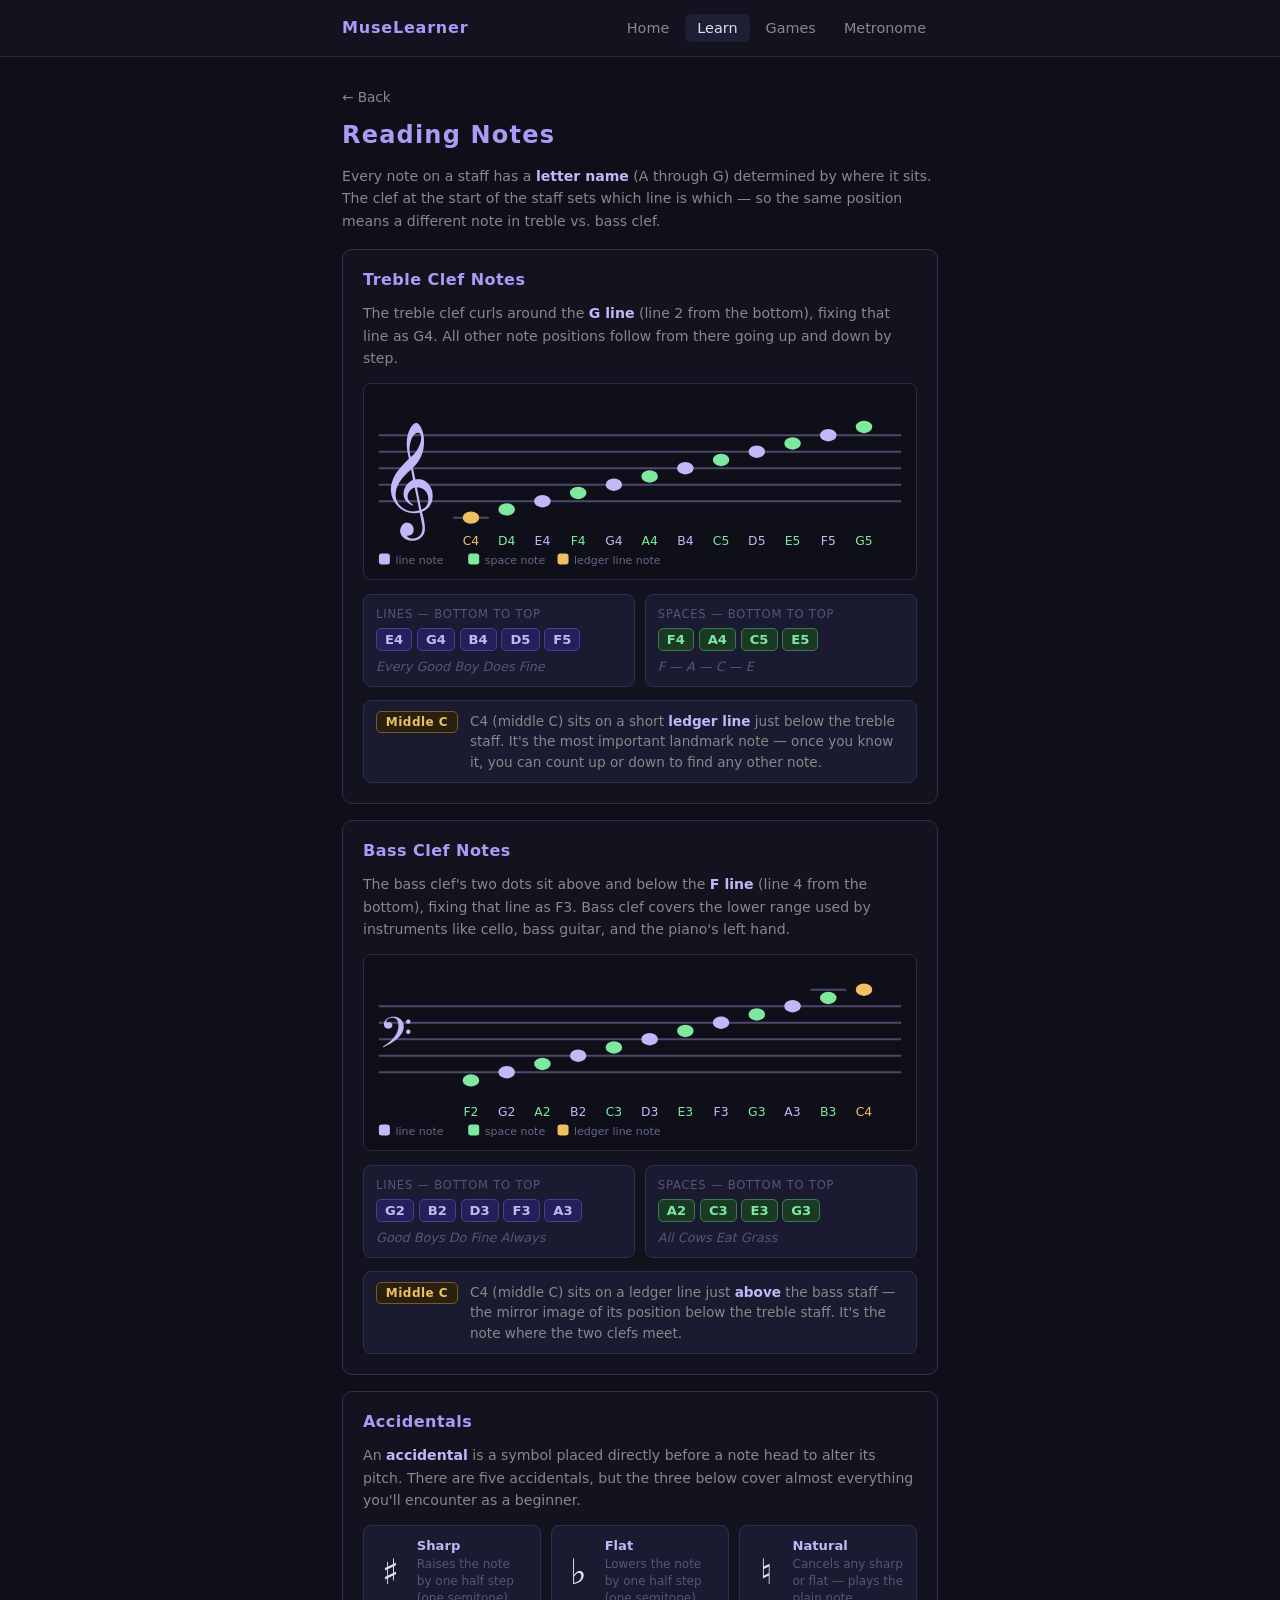
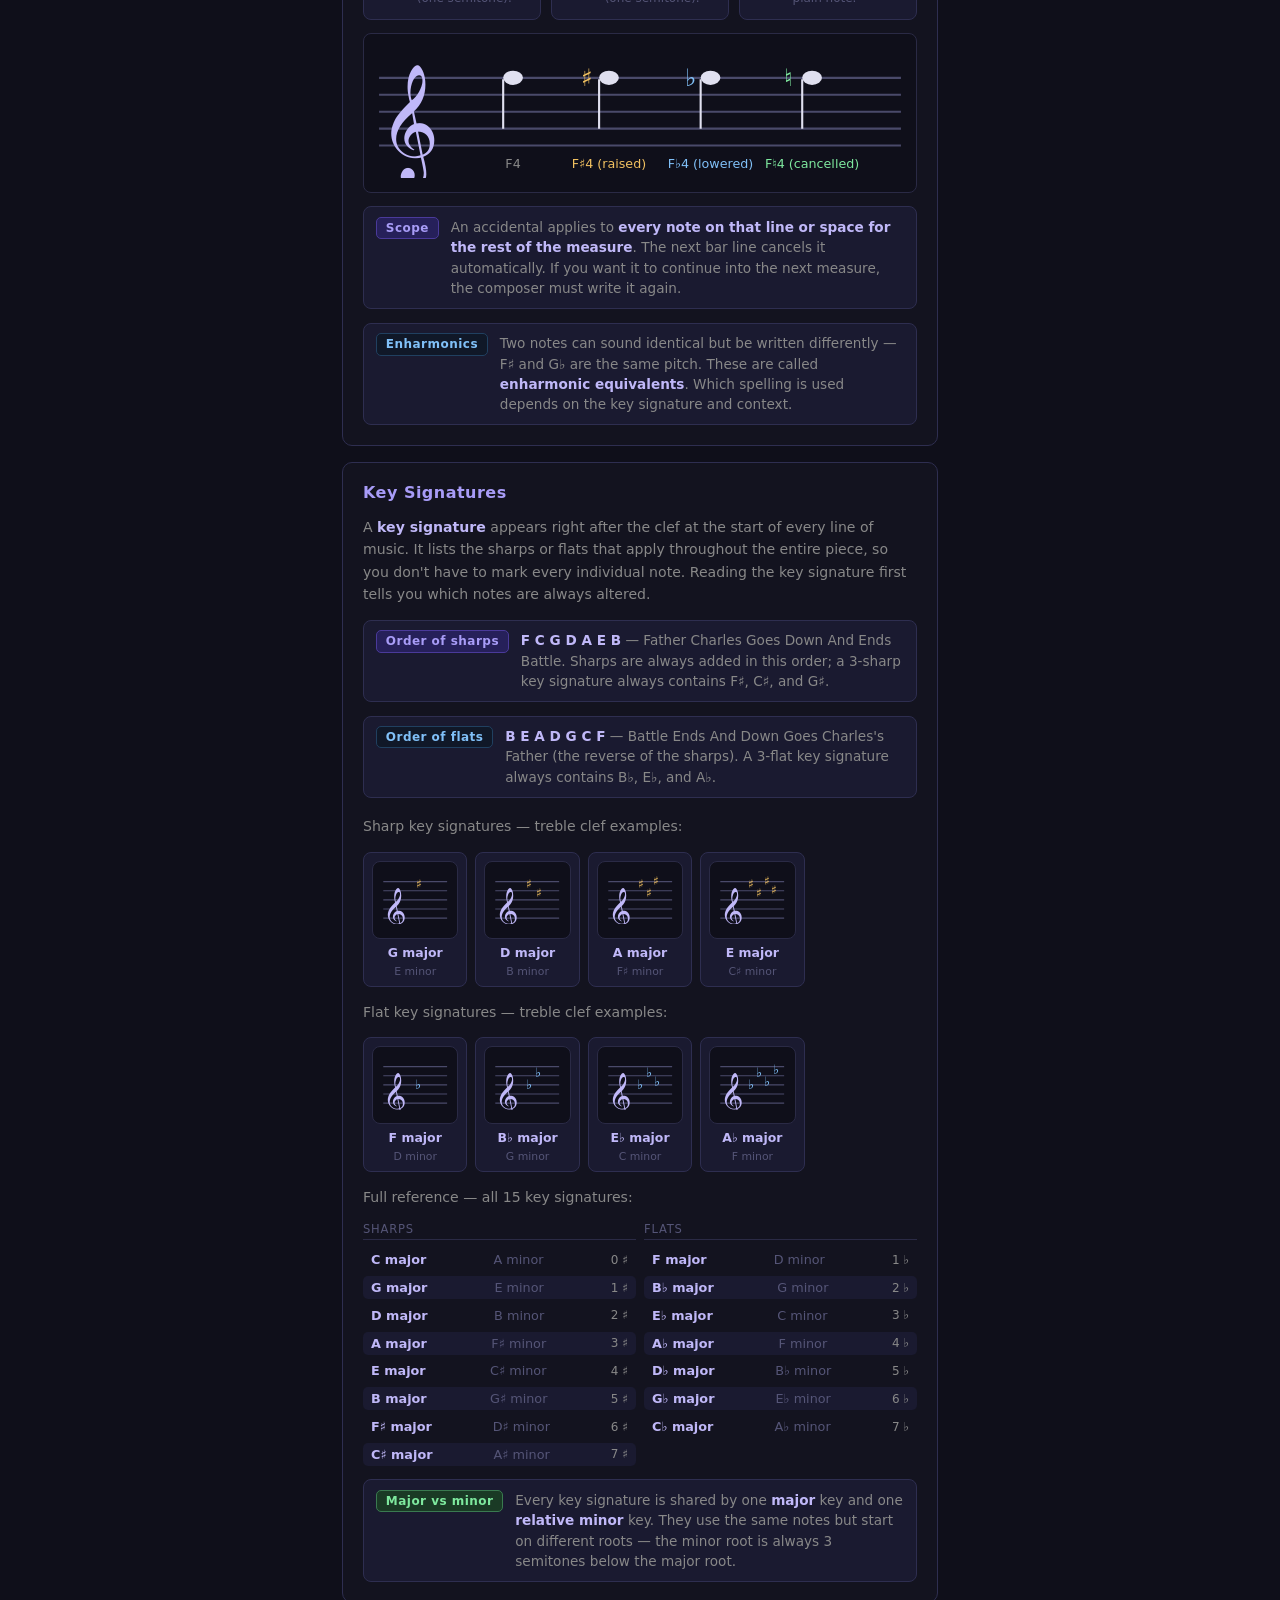
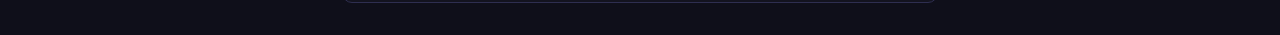
<file: reading-sheet-music.html>
<!DOCTYPE html>
<html lang="en">
<head>
    <meta charset="UTF-8">
    <meta name="viewport" content="width=device-width, initial-scale=1.0">
    <title>Reading Notes</title>
    <link rel="stylesheet" href="styles.css">
    <style>
        .rn-section {
            display: flex;
            flex-direction: column;
            gap: 0.85rem;
            padding: 1.25rem;
            background: #13131f;
            border: 1px solid #2e2e50;
            border-radius: 10px;
        }

        .rn-heading {
            font-size: 1rem;
            font-weight: 600;
            color: #a89cf7;
            letter-spacing: 0.03em;
        }

        .rn-body {
            font-size: 0.88rem;
            color: #888;
            line-height: 1.6;
        }

        .rn-body strong { color: #c0b8f8; }

        .svg-card {
            background: #0f0f1a;
            border: 1px solid #2a2a45;
            border-radius: 8px;
            padding: 0.6rem 0.5rem;
            overflow: hidden;
        }

        .mnemonic-grid {
            display: grid;
            grid-template-columns: 1fr 1fr;
            gap: 0.6rem;
        }

        @media (max-width: 460px) {
            .mnemonic-grid { grid-template-columns: 1fr; }
        }

        .mnemonic-card {
            background: #1a1a30;
            border: 1px solid #2e2e50;
            border-radius: 8px;
            padding: 0.75rem;
            display: flex;
            flex-direction: column;
            gap: 0.45rem;
        }

        .mnemonic-label {
            font-size: 0.72rem;
            text-transform: uppercase;
            letter-spacing: 0.07em;
            color: #555577;
        }

        .mnemonic-notes {
            display: flex;
            gap: 0.3rem;
            flex-wrap: wrap;
        }

        .note-chip-line {
            padding: 0.2rem 0.5rem;
            border-radius: 5px;
            font-size: 0.82rem;
            font-weight: 700;
            background: #26205a;
            border: 1px solid #4a3a9a;
            color: #c0b8f8;
        }

        .note-chip-space {
            padding: 0.2rem 0.5rem;
            border-radius: 5px;
            font-size: 0.82rem;
            font-weight: 700;
            background: #1a3a25;
            border: 1px solid #3a7a50;
            color: #7ee89e;
        }

        .mnemonic-phrase {
            font-size: 0.8rem;
            color: #555577;
            font-style: italic;
        }

        .callout-row {
            display: flex;
            align-items: flex-start;
            gap: 0.75rem;
            padding: 0.6rem 0.75rem;
            background: #1a1a30;
            border: 1px solid #2e2e50;
            border-radius: 8px;
        }

        .callout-tag {
            flex-shrink: 0;
            padding: 0.2rem 0.55rem;
            border-radius: 5px;
            font-size: 0.75rem;
            font-weight: 700;
            letter-spacing: 0.04em;
        }

        .tag-purple { background: #26205a; color: #a89cf7; border: 1px solid #4a3a9a; }
        .tag-green  { background: #1a3a25; color: #7ee89e; border: 1px solid #3a7a50; }
        .tag-yellow { background: #2a2010; color: #f0c060; border: 1px solid #7a5a20; }
        .tag-blue   { background: #101828; color: #80c0f8; border: 1px solid #204060; }

        .callout-text {
            font-size: 0.85rem;
            color: #888;
            line-height: 1.5;
        }

        .callout-text strong { color: #c0b8f8; }

        .accidental-grid {
            display: grid;
            grid-template-columns: repeat(auto-fill, minmax(160px, 1fr));
            gap: 0.6rem;
        }

        .accidental-card {
            background: #1a1a30;
            border: 1px solid #2e2e50;
            border-radius: 8px;
            padding: 0.75rem;
            display: flex;
            align-items: center;
            gap: 0.75rem;
        }

        .accidental-symbol {
            font-size: 2.2rem;
            font-family: serif;
            color: #e0e0f0;
            width: 1.8rem;
            text-align: center;
            flex-shrink: 0;
            line-height: 1;
        }

        .accidental-info {
            display: flex;
            flex-direction: column;
            gap: 0.2rem;
        }

        .accidental-name {
            font-size: 0.82rem;
            font-weight: 600;
            color: #c0b8f8;
        }

        .accidental-desc {
            font-size: 0.75rem;
            color: #555577;
            line-height: 1.4;
        }

        .key-sig-row {
            display: grid;
            grid-template-columns: repeat(auto-fill, minmax(100px, 1fr));
            gap: 0.5rem;
        }

        .key-sig-cell {
            background: #1a1a30;
            border: 1px solid #2e2e50;
            border-radius: 8px;
            padding: 0.5rem;
            display: flex;
            flex-direction: column;
            align-items: center;
            gap: 0.35rem;
        }

        .key-sig-name {
            font-size: 0.78rem;
            font-weight: 600;
            color: #c0b8f8;
            text-align: center;
        }

        .key-sig-minor {
            font-size: 0.68rem;
            color: #555577;
            text-align: center;
        }

        .key-ref-table {
            display: grid;
            grid-template-columns: 1fr 1fr;
            gap: 0.5rem;
        }

        .key-ref-col {
            display: flex;
            flex-direction: column;
            gap: 0.3rem;
        }

        .key-ref-col-title {
            font-size: 0.72rem;
            text-transform: uppercase;
            letter-spacing: 0.07em;
            color: #555577;
            padding-bottom: 0.2rem;
            border-bottom: 1px solid #2a2a45;
            margin-bottom: 0.2rem;
        }

        .key-ref-row {
            display: flex;
            justify-content: space-between;
            align-items: center;
            padding: 0.25rem 0.5rem;
            border-radius: 5px;
            font-size: 0.8rem;
        }

        .key-ref-row:nth-child(odd) { background: #1a1a30; }

        .key-ref-accidentals { color: #888; font-size: 0.75rem; }
        .key-ref-major { color: #c0b8f8; font-weight: 600; }
        .key-ref-minor { color: #555577; }
    </style>
</head>
<body>
    <header>
        <div class="header-inner">
            <span class="site-title">MuseLearner</span>
            <nav>
                <a href="index.html" class="nav-link">Home</a>
                <a href="learn.html" class="nav-link active">Learn</a>
                <a href="games.html" class="nav-link">Games</a>
                <a href="metronome.html" class="nav-link">Metronome</a>
            </nav>
        </div>
    </header>
    <div class="page-content">
        <a href="learn.html" class="back-link">← Back</a>
        <div class="game-header">
            <h1>Reading Notes</h1>
        </div>

        <p class="rn-body">Every note on a staff has a <strong>letter name</strong> (A through G) determined by where it sits. The clef at the start of the staff sets which line is which — so the same position means a different note in treble vs. bass clef.</p>

        <!-- ── Treble Clef ── -->
        <div class="rn-section">
            <div class="rn-heading">Treble Clef Notes</div>
            <p class="rn-body">The treble clef curls around the <strong>G line</strong> (line 2 from the bottom), fixing that line as G4. All other note positions follow from there going up and down by step.</p>
            <div class="svg-card">
                <!-- All 12 treble notes labeled. Lines at y=30,42,54,66,78. Notes spaced 26px from x=72. -->
                <svg viewBox="0 0 390 125" width="100%" preserveAspectRatio="xMidYMid meet" font-family="system-ui, sans-serif">
                    <line x1="5" x2="385" y1="30" y2="30" stroke="#4a4a6a" stroke-width="1.5"/>
                    <line x1="5" x2="385" y1="42" y2="42" stroke="#4a4a6a" stroke-width="1.5"/>
                    <line x1="5" x2="385" y1="54" y2="54" stroke="#4a4a6a" stroke-width="1.5"/>
                    <line x1="5" x2="385" y1="66" y2="66" stroke="#4a4a6a" stroke-width="1.5"/>
                    <line x1="5" x2="385" y1="78" y2="78" stroke="#4a4a6a" stroke-width="1.5"/>
                    <text x="5" y="86" font-size="72" fill="#c0b8f8" font-family="serif">𝄞</text>
                    <!-- C4 ledger (yellow) -->
                    <line x1="59" x2="85" y1="90" y2="90" stroke="#4a4a6a" stroke-width="1.5"/>
                    <ellipse cx="72" cy="90" rx="6" ry="4.5" fill="#f0c060"/>
                    <text x="72" y="110" font-size="9" fill="#f0c060" text-anchor="middle">C4</text>
                    <!-- D4 space -->
                    <ellipse cx="98" cy="84" rx="6" ry="4.5" fill="#7ee89e"/>
                    <text x="98" y="110" font-size="9" fill="#7ee89e" text-anchor="middle">D4</text>
                    <!-- E4 line 1 -->
                    <ellipse cx="124" cy="78" rx="6" ry="4.5" fill="#c0b8f8"/>
                    <text x="124" y="110" font-size="9" fill="#c0b8f8" text-anchor="middle">E4</text>
                    <!-- F4 space -->
                    <ellipse cx="150" cy="72" rx="6" ry="4.5" fill="#7ee89e"/>
                    <text x="150" y="110" font-size="9" fill="#7ee89e" text-anchor="middle">F4</text>
                    <!-- G4 line 2 -->
                    <ellipse cx="176" cy="66" rx="6" ry="4.5" fill="#c0b8f8"/>
                    <text x="176" y="110" font-size="9" fill="#c0b8f8" text-anchor="middle">G4</text>
                    <!-- A4 space -->
                    <ellipse cx="202" cy="60" rx="6" ry="4.5" fill="#7ee89e"/>
                    <text x="202" y="110" font-size="9" fill="#7ee89e" text-anchor="middle">A4</text>
                    <!-- B4 line 3 -->
                    <ellipse cx="228" cy="54" rx="6" ry="4.5" fill="#c0b8f8"/>
                    <text x="228" y="110" font-size="9" fill="#c0b8f8" text-anchor="middle">B4</text>
                    <!-- C5 space -->
                    <ellipse cx="254" cy="48" rx="6" ry="4.5" fill="#7ee89e"/>
                    <text x="254" y="110" font-size="9" fill="#7ee89e" text-anchor="middle">C5</text>
                    <!-- D5 line 4 -->
                    <ellipse cx="280" cy="42" rx="6" ry="4.5" fill="#c0b8f8"/>
                    <text x="280" y="110" font-size="9" fill="#c0b8f8" text-anchor="middle">D5</text>
                    <!-- E5 space -->
                    <ellipse cx="306" cy="36" rx="6" ry="4.5" fill="#7ee89e"/>
                    <text x="306" y="110" font-size="9" fill="#7ee89e" text-anchor="middle">E5</text>
                    <!-- F5 line 5 -->
                    <ellipse cx="332" cy="30" rx="6" ry="4.5" fill="#c0b8f8"/>
                    <text x="332" y="110" font-size="9" fill="#c0b8f8" text-anchor="middle">F5</text>
                    <!-- G5 above top -->
                    <ellipse cx="358" cy="24" rx="6" ry="4.5" fill="#7ee89e"/>
                    <text x="358" y="110" font-size="9" fill="#7ee89e" text-anchor="middle">G5</text>
                    <!-- Legend -->
                    <rect x="5" y="116" width="8" height="8" rx="2" fill="#c0b8f8"/>
                    <text x="17" y="124" font-size="8" fill="#666688">line note</text>
                    <rect x="70" y="116" width="8" height="8" rx="2" fill="#7ee89e"/>
                    <text x="82" y="124" font-size="8" fill="#666688">space note</text>
                    <rect x="135" y="116" width="8" height="8" rx="2" fill="#f0c060"/>
                    <text x="147" y="124" font-size="8" fill="#666688">ledger line note</text>
                </svg>
            </div>
            <div class="mnemonic-grid">
                <div class="mnemonic-card">
                    <div class="mnemonic-label">Lines — bottom to top</div>
                    <div class="mnemonic-notes">
                        <span class="note-chip-line">E4</span>
                        <span class="note-chip-line">G4</span>
                        <span class="note-chip-line">B4</span>
                        <span class="note-chip-line">D5</span>
                        <span class="note-chip-line">F5</span>
                    </div>
                    <div class="mnemonic-phrase">Every Good Boy Does Fine</div>
                </div>
                <div class="mnemonic-card">
                    <div class="mnemonic-label">Spaces — bottom to top</div>
                    <div class="mnemonic-notes">
                        <span class="note-chip-space">F4</span>
                        <span class="note-chip-space">A4</span>
                        <span class="note-chip-space">C5</span>
                        <span class="note-chip-space">E5</span>
                    </div>
                    <div class="mnemonic-phrase">F — A — C — E</div>
                </div>
            </div>
            <div class="callout-row">
                <span class="callout-tag tag-yellow">Middle C</span>
                <span class="callout-text">C4 (middle C) sits on a short <strong>ledger line</strong> just below the treble staff. It's the most important landmark note — once you know it, you can count up or down to find any other note.</span>
            </div>
        </div>

        <!-- ── Bass Clef ── -->
        <div class="rn-section">
            <div class="rn-heading">Bass Clef Notes</div>
            <p class="rn-body">The bass clef's two dots sit above and below the <strong>F line</strong> (line 4 from the bottom), fixing that line as F3. Bass clef covers the lower range used by instruments like cello, bass guitar, and the piano's left hand.</p>
            <div class="svg-card">
                <!-- All 12 bass notes labeled. Staff lines at y=30,42,54,66,78. -->
                <svg viewBox="0 0 390 125" width="100%" preserveAspectRatio="xMidYMid meet" font-family="system-ui, sans-serif">
                    <line x1="5" x2="385" y1="30" y2="30" stroke="#4a4a6a" stroke-width="1.5"/>
                    <line x1="5" x2="385" y1="42" y2="42" stroke="#4a4a6a" stroke-width="1.5"/>
                    <line x1="5" x2="385" y1="54" y2="54" stroke="#4a4a6a" stroke-width="1.5"/>
                    <line x1="5" x2="385" y1="66" y2="66" stroke="#4a4a6a" stroke-width="1.5"/>
                    <line x1="5" x2="385" y1="78" y2="78" stroke="#4a4a6a" stroke-width="1.5"/>
                    <text x="5" y="66" font-size="38" fill="#c0b8f8" font-family="serif">𝄢</text>
                    <!-- F2 space below -->
                    <ellipse cx="72" cy="84" rx="6" ry="4.5" fill="#7ee89e"/>
                    <text x="72" y="110" font-size="9" fill="#7ee89e" text-anchor="middle">F2</text>
                    <!-- G2 line 1 -->
                    <ellipse cx="98" cy="78" rx="6" ry="4.5" fill="#c0b8f8"/>
                    <text x="98" y="110" font-size="9" fill="#c0b8f8" text-anchor="middle">G2</text>
                    <!-- A2 space -->
                    <ellipse cx="124" cy="72" rx="6" ry="4.5" fill="#7ee89e"/>
                    <text x="124" y="110" font-size="9" fill="#7ee89e" text-anchor="middle">A2</text>
                    <!-- B2 line 2 -->
                    <ellipse cx="150" cy="66" rx="6" ry="4.5" fill="#c0b8f8"/>
                    <text x="150" y="110" font-size="9" fill="#c0b8f8" text-anchor="middle">B2</text>
                    <!-- C3 space -->
                    <ellipse cx="176" cy="60" rx="6" ry="4.5" fill="#7ee89e"/>
                    <text x="176" y="110" font-size="9" fill="#7ee89e" text-anchor="middle">C3</text>
                    <!-- D3 line 3 -->
                    <ellipse cx="202" cy="54" rx="6" ry="4.5" fill="#c0b8f8"/>
                    <text x="202" y="110" font-size="9" fill="#c0b8f8" text-anchor="middle">D3</text>
                    <!-- E3 space -->
                    <ellipse cx="228" cy="48" rx="6" ry="4.5" fill="#7ee89e"/>
                    <text x="228" y="110" font-size="9" fill="#7ee89e" text-anchor="middle">E3</text>
                    <!-- F3 line 4 -->
                    <ellipse cx="254" cy="42" rx="6" ry="4.5" fill="#c0b8f8"/>
                    <text x="254" y="110" font-size="9" fill="#c0b8f8" text-anchor="middle">F3</text>
                    <!-- G3 space -->
                    <ellipse cx="280" cy="36" rx="6" ry="4.5" fill="#7ee89e"/>
                    <text x="280" y="110" font-size="9" fill="#7ee89e" text-anchor="middle">G3</text>
                    <!-- A3 line 5 -->
                    <ellipse cx="306" cy="30" rx="6" ry="4.5" fill="#c0b8f8"/>
                    <text x="306" y="110" font-size="9" fill="#c0b8f8" text-anchor="middle">A3</text>
                    <!-- B3 above top -->
                    <ellipse cx="332" cy="24" rx="6" ry="4.5" fill="#7ee89e"/>
                    <text x="332" y="110" font-size="9" fill="#7ee89e" text-anchor="middle">B3</text>
                    <!-- C4 ledger above (yellow) -->
                    <line x1="319" x2="345" y1="18" y2="18" stroke="#4a4a6a" stroke-width="1.5"/>
                    <ellipse cx="358" cy="18" rx="6" ry="4.5" fill="#f0c060"/>
                    <text x="358" y="110" font-size="9" fill="#f0c060" text-anchor="middle">C4</text>
                    <!-- Legend -->
                    <rect x="5" y="116" width="8" height="8" rx="2" fill="#c0b8f8"/>
                    <text x="17" y="124" font-size="8" fill="#666688">line note</text>
                    <rect x="70" y="116" width="8" height="8" rx="2" fill="#7ee89e"/>
                    <text x="82" y="124" font-size="8" fill="#666688">space note</text>
                    <rect x="135" y="116" width="8" height="8" rx="2" fill="#f0c060"/>
                    <text x="147" y="124" font-size="8" fill="#666688">ledger line note</text>
                </svg>
            </div>
            <div class="mnemonic-grid">
                <div class="mnemonic-card">
                    <div class="mnemonic-label">Lines — bottom to top</div>
                    <div class="mnemonic-notes">
                        <span class="note-chip-line">G2</span>
                        <span class="note-chip-line">B2</span>
                        <span class="note-chip-line">D3</span>
                        <span class="note-chip-line">F3</span>
                        <span class="note-chip-line">A3</span>
                    </div>
                    <div class="mnemonic-phrase">Good Boys Do Fine Always</div>
                </div>
                <div class="mnemonic-card">
                    <div class="mnemonic-label">Spaces — bottom to top</div>
                    <div class="mnemonic-notes">
                        <span class="note-chip-space">A2</span>
                        <span class="note-chip-space">C3</span>
                        <span class="note-chip-space">E3</span>
                        <span class="note-chip-space">G3</span>
                    </div>
                    <div class="mnemonic-phrase">All Cows Eat Grass</div>
                </div>
            </div>
            <div class="callout-row">
                <span class="callout-tag tag-yellow">Middle C</span>
                <span class="callout-text">C4 (middle C) sits on a ledger line just <strong>above</strong> the bass staff — the mirror image of its position below the treble staff. It's the note where the two clefs meet.</span>
            </div>
        </div>

        <!-- ── Accidentals ── -->
        <div class="rn-section">
            <div class="rn-heading">Accidentals</div>
            <p class="rn-body">An <strong>accidental</strong> is a symbol placed directly before a note head to alter its pitch. There are five accidentals, but the three below cover almost everything you'll encounter as a beginner.</p>
            <div class="accidental-grid">
                <div class="accidental-card">
                    <span class="accidental-symbol">♯</span>
                    <div class="accidental-info">
                        <span class="accidental-name">Sharp</span>
                        <span class="accidental-desc">Raises the note by one half step (one semitone).</span>
                    </div>
                </div>
                <div class="accidental-card">
                    <span class="accidental-symbol">♭</span>
                    <div class="accidental-info">
                        <span class="accidental-name">Flat</span>
                        <span class="accidental-desc">Lowers the note by one half step (one semitone).</span>
                    </div>
                </div>
                <div class="accidental-card">
                    <span class="accidental-symbol">♮</span>
                    <div class="accidental-info">
                        <span class="accidental-name">Natural</span>
                        <span class="accidental-desc">Cancels any sharp or flat — plays the plain note.</span>
                    </div>
                </div>
            </div>
            <div class="svg-card">
                <!-- Staff showing F, F#, F natural in sequence -->
                <svg viewBox="0 0 380 95" width="100%" preserveAspectRatio="xMidYMid meet" font-family="system-ui, sans-serif">
                    <line x1="5" x2="375" y1="24" y2="24" stroke="#4a4a6a" stroke-width="1.5"/>
                    <line x1="5" x2="375" y1="36" y2="36" stroke="#4a4a6a" stroke-width="1.5"/>
                    <line x1="5" x2="375" y1="48" y2="48" stroke="#4a4a6a" stroke-width="1.5"/>
                    <line x1="5" x2="375" y1="60" y2="60" stroke="#4a4a6a" stroke-width="1.5"/>
                    <line x1="5" x2="375" y1="72" y2="72" stroke="#4a4a6a" stroke-width="1.5"/>
                    <text x="5" y="80" font-size="72" fill="#c0b8f8" font-family="serif">𝄞</text>
                    <!-- Plain F4 (on line 5 = y=24) -->
                    <ellipse cx="100" cy="24" rx="7" ry="5" fill="#e0e0f0"/>
                    <line x1="93" x2="93" y1="25" y2="60" stroke="#e0e0f0" stroke-width="1.5"/>
                    <text x="100" y="88" font-size="9" fill="#888" text-anchor="middle">F4</text>
                    <!-- F#4 -->
                    <text x="148" y="30" font-size="17" fill="#f0c060" font-family="serif">♯</text>
                    <ellipse cx="168" cy="24" rx="7" ry="5" fill="#e0e0f0"/>
                    <line x1="161" x2="161" y1="25" y2="60" stroke="#e0e0f0" stroke-width="1.5"/>
                    <text x="168" y="88" font-size="9" fill="#f0c060" text-anchor="middle">F♯4  (raised)</text>
                    <!-- Fb4 -->
                    <text x="222" y="30" font-size="17" fill="#80c0f8" font-family="serif">♭</text>
                    <ellipse cx="240" cy="24" rx="7" ry="5" fill="#e0e0f0"/>
                    <line x1="233" x2="233" y1="25" y2="60" stroke="#e0e0f0" stroke-width="1.5"/>
                    <text x="240" y="88" font-size="9" fill="#80c0f8" text-anchor="middle">F♭4  (lowered)</text>
                    <!-- F natural cancelling -->
                    <text x="292" y="30" font-size="17" fill="#7ee89e" font-family="serif">♮</text>
                    <ellipse cx="312" cy="24" rx="7" ry="5" fill="#e0e0f0"/>
                    <line x1="305" x2="305" y1="25" y2="60" stroke="#e0e0f0" stroke-width="1.5"/>
                    <text x="312" y="88" font-size="9" fill="#7ee89e" text-anchor="middle">F♮4  (cancelled)</text>
                </svg>
            </div>
            <div class="callout-row">
                <span class="callout-tag tag-purple">Scope</span>
                <span class="callout-text">An accidental applies to <strong>every note on that line or space for the rest of the measure</strong>. The next bar line cancels it automatically. If you want it to continue into the next measure, the composer must write it again.</span>
            </div>
            <div class="callout-row">
                <span class="callout-tag tag-blue">Enharmonics</span>
                <span class="callout-text">Two notes can sound identical but be written differently — F♯ and G♭ are the same pitch. These are called <strong>enharmonic equivalents</strong>. Which spelling is used depends on the key signature and context.</span>
            </div>
        </div>

        <!-- ── Key Signatures ── -->
        <div class="rn-section">
            <div class="rn-heading">Key Signatures</div>
            <p class="rn-body">A <strong>key signature</strong> appears right after the clef at the start of every line of music. It lists the sharps or flats that apply throughout the entire piece, so you don't have to mark every individual note. Reading the key signature first tells you which notes are always altered.</p>

            <div class="callout-row">
                <span class="callout-tag tag-purple">Order of sharps</span>
                <span class="callout-text"><strong>F C G D A E B</strong> — Father Charles Goes Down And Ends Battle. Sharps are always added in this order; a 3-sharp key signature always contains F♯, C♯, and G♯.</span>
            </div>
            <div class="callout-row">
                <span class="callout-tag tag-blue">Order of flats</span>
                <span class="callout-text"><strong>B E A D G C F</strong> — Battle Ends And Down Goes Charles's Father (the reverse of the sharps). A 3-flat key signature always contains B♭, E♭, and A♭.</span>
            </div>

            <div class="rn-body" style="margin-top:0.25rem;">Sharp key signatures — treble clef examples:</div>
            <div class="key-sig-row">
                <!-- 1 sharp: G major -->
                <div class="key-sig-cell">
                    <div class="svg-card" style="width:100%;">
                        <svg viewBox="0 0 90 70" width="100%" preserveAspectRatio="xMidYMid meet" font-family="serif">
                            <line x1="3" x2="87" y1="14" y2="14" stroke="#4a4a6a" stroke-width="1.5"/>
                            <line x1="3" x2="87" y1="26" y2="26" stroke="#4a4a6a" stroke-width="1.5"/>
                            <line x1="3" x2="87" y1="38" y2="38" stroke="#4a4a6a" stroke-width="1.5"/>
                            <line x1="3" x2="87" y1="50" y2="50" stroke="#4a4a6a" stroke-width="1.5"/>
                            <line x1="3" x2="87" y1="62" y2="62" stroke="#4a4a6a" stroke-width="1.5"/>
                            <text x="2" y="70" font-size="52" fill="#c0b8f8">𝄞</text>
                            <text x="46" y="22" font-size="16" fill="#f0c060">♯</text>
                        </svg>
                    </div>
                    <div class="key-sig-name">G major</div>
                    <div class="key-sig-minor">E minor</div>
                </div>
                <!-- 2 sharps: D major -->
                <div class="key-sig-cell">
                    <div class="svg-card" style="width:100%;">
                        <svg viewBox="0 0 90 70" width="100%" preserveAspectRatio="xMidYMid meet" font-family="serif">
                            <line x1="3" x2="87" y1="14" y2="14" stroke="#4a4a6a" stroke-width="1.5"/>
                            <line x1="3" x2="87" y1="26" y2="26" stroke="#4a4a6a" stroke-width="1.5"/>
                            <line x1="3" x2="87" y1="38" y2="38" stroke="#4a4a6a" stroke-width="1.5"/>
                            <line x1="3" x2="87" y1="50" y2="50" stroke="#4a4a6a" stroke-width="1.5"/>
                            <line x1="3" x2="87" y1="62" y2="62" stroke="#4a4a6a" stroke-width="1.5"/>
                            <text x="2" y="70" font-size="52" fill="#c0b8f8">𝄞</text>
                            <text x="44" y="22" font-size="16" fill="#f0c060">♯</text>
                            <text x="56" y="34" font-size="16" fill="#f0c060">♯</text>
                        </svg>
                    </div>
                    <div class="key-sig-name">D major</div>
                    <div class="key-sig-minor">B minor</div>
                </div>
                <!-- 3 sharps: A major -->
                <div class="key-sig-cell">
                    <div class="svg-card" style="width:100%;">
                        <svg viewBox="0 0 90 70" width="100%" preserveAspectRatio="xMidYMid meet" font-family="serif">
                            <line x1="3" x2="87" y1="14" y2="14" stroke="#4a4a6a" stroke-width="1.5"/>
                            <line x1="3" x2="87" y1="26" y2="26" stroke="#4a4a6a" stroke-width="1.5"/>
                            <line x1="3" x2="87" y1="38" y2="38" stroke="#4a4a6a" stroke-width="1.5"/>
                            <line x1="3" x2="87" y1="50" y2="50" stroke="#4a4a6a" stroke-width="1.5"/>
                            <line x1="3" x2="87" y1="62" y2="62" stroke="#4a4a6a" stroke-width="1.5"/>
                            <text x="2" y="70" font-size="52" fill="#c0b8f8">𝄞</text>
                            <text x="42" y="22" font-size="16" fill="#f0c060">♯</text>
                            <text x="52" y="34" font-size="16" fill="#f0c060">♯</text>
                            <text x="62" y="18" font-size="16" fill="#f0c060">♯</text>
                        </svg>
                    </div>
                    <div class="key-sig-name">A major</div>
                    <div class="key-sig-minor">F♯ minor</div>
                </div>
                <!-- 4 sharps: E major -->
                <div class="key-sig-cell">
                    <div class="svg-card" style="width:100%;">
                        <svg viewBox="0 0 90 70" width="100%" preserveAspectRatio="xMidYMid meet" font-family="serif">
                            <line x1="3" x2="87" y1="14" y2="14" stroke="#4a4a6a" stroke-width="1.5"/>
                            <line x1="3" x2="87" y1="26" y2="26" stroke="#4a4a6a" stroke-width="1.5"/>
                            <line x1="3" x2="87" y1="38" y2="38" stroke="#4a4a6a" stroke-width="1.5"/>
                            <line x1="3" x2="87" y1="50" y2="50" stroke="#4a4a6a" stroke-width="1.5"/>
                            <line x1="3" x2="87" y1="62" y2="62" stroke="#4a4a6a" stroke-width="1.5"/>
                            <text x="2" y="70" font-size="52" fill="#c0b8f8">𝄞</text>
                            <text x="40" y="22" font-size="16" fill="#f0c060">♯</text>
                            <text x="50" y="34" font-size="16" fill="#f0c060">♯</text>
                            <text x="60" y="18" font-size="16" fill="#f0c060">♯</text>
                            <text x="70" y="30" font-size="16" fill="#f0c060">♯</text>
                        </svg>
                    </div>
                    <div class="key-sig-name">E major</div>
                    <div class="key-sig-minor">C♯ minor</div>
                </div>
            </div>

            <div class="rn-body">Flat key signatures — treble clef examples:</div>
            <div class="key-sig-row">
                <!-- 1 flat: F major -->
                <div class="key-sig-cell">
                    <div class="svg-card" style="width:100%;">
                        <svg viewBox="0 0 90 70" width="100%" preserveAspectRatio="xMidYMid meet" font-family="serif">
                            <line x1="3" x2="87" y1="14" y2="14" stroke="#4a4a6a" stroke-width="1.5"/>
                            <line x1="3" x2="87" y1="26" y2="26" stroke="#4a4a6a" stroke-width="1.5"/>
                            <line x1="3" x2="87" y1="38" y2="38" stroke="#4a4a6a" stroke-width="1.5"/>
                            <line x1="3" x2="87" y1="50" y2="50" stroke="#4a4a6a" stroke-width="1.5"/>
                            <line x1="3" x2="87" y1="62" y2="62" stroke="#4a4a6a" stroke-width="1.5"/>
                            <text x="2" y="70" font-size="52" fill="#c0b8f8">𝄞</text>
                            <text x="45" y="44" font-size="17" fill="#80c0f8">♭</text>
                        </svg>
                    </div>
                    <div class="key-sig-name">F major</div>
                    <div class="key-sig-minor">D minor</div>
                </div>
                <!-- 2 flats: Bb major -->
                <div class="key-sig-cell">
                    <div class="svg-card" style="width:100%;">
                        <svg viewBox="0 0 90 70" width="100%" preserveAspectRatio="xMidYMid meet" font-family="serif">
                            <line x1="3" x2="87" y1="14" y2="14" stroke="#4a4a6a" stroke-width="1.5"/>
                            <line x1="3" x2="87" y1="26" y2="26" stroke="#4a4a6a" stroke-width="1.5"/>
                            <line x1="3" x2="87" y1="38" y2="38" stroke="#4a4a6a" stroke-width="1.5"/>
                            <line x1="3" x2="87" y1="50" y2="50" stroke="#4a4a6a" stroke-width="1.5"/>
                            <line x1="3" x2="87" y1="62" y2="62" stroke="#4a4a6a" stroke-width="1.5"/>
                            <text x="2" y="70" font-size="52" fill="#c0b8f8">𝄞</text>
                            <text x="43" y="44" font-size="17" fill="#80c0f8">♭</text>
                            <text x="55" y="28" font-size="17" fill="#80c0f8">♭</text>
                        </svg>
                    </div>
                    <div class="key-sig-name">B♭ major</div>
                    <div class="key-sig-minor">G minor</div>
                </div>
                <!-- 3 flats: Eb major -->
                <div class="key-sig-cell">
                    <div class="svg-card" style="width:100%;">
                        <svg viewBox="0 0 90 70" width="100%" preserveAspectRatio="xMidYMid meet" font-family="serif">
                            <line x1="3" x2="87" y1="14" y2="14" stroke="#4a4a6a" stroke-width="1.5"/>
                            <line x1="3" x2="87" y1="26" y2="26" stroke="#4a4a6a" stroke-width="1.5"/>
                            <line x1="3" x2="87" y1="38" y2="38" stroke="#4a4a6a" stroke-width="1.5"/>
                            <line x1="3" x2="87" y1="50" y2="50" stroke="#4a4a6a" stroke-width="1.5"/>
                            <line x1="3" x2="87" y1="62" y2="62" stroke="#4a4a6a" stroke-width="1.5"/>
                            <text x="2" y="70" font-size="52" fill="#c0b8f8">𝄞</text>
                            <text x="41" y="44" font-size="17" fill="#80c0f8">♭</text>
                            <text x="52" y="28" font-size="17" fill="#80c0f8">♭</text>
                            <text x="63" y="40" font-size="17" fill="#80c0f8">♭</text>
                        </svg>
                    </div>
                    <div class="key-sig-name">E♭ major</div>
                    <div class="key-sig-minor">C minor</div>
                </div>
                <!-- 4 flats: Ab major -->
                <div class="key-sig-cell">
                    <div class="svg-card" style="width:100%;">
                        <svg viewBox="0 0 90 70" width="100%" preserveAspectRatio="xMidYMid meet" font-family="serif">
                            <line x1="3" x2="87" y1="14" y2="14" stroke="#4a4a6a" stroke-width="1.5"/>
                            <line x1="3" x2="87" y1="26" y2="26" stroke="#4a4a6a" stroke-width="1.5"/>
                            <line x1="3" x2="87" y1="38" y2="38" stroke="#4a4a6a" stroke-width="1.5"/>
                            <line x1="3" x2="87" y1="50" y2="50" stroke="#4a4a6a" stroke-width="1.5"/>
                            <line x1="3" x2="87" y1="62" y2="62" stroke="#4a4a6a" stroke-width="1.5"/>
                            <text x="2" y="70" font-size="52" fill="#c0b8f8">𝄞</text>
                            <text x="39" y="44" font-size="17" fill="#80c0f8">♭</text>
                            <text x="50" y="28" font-size="17" fill="#80c0f8">♭</text>
                            <text x="61" y="40" font-size="17" fill="#80c0f8">♭</text>
                            <text x="72" y="24" font-size="17" fill="#80c0f8">♭</text>
                        </svg>
                    </div>
                    <div class="key-sig-name">A♭ major</div>
                    <div class="key-sig-minor">F minor</div>
                </div>
            </div>

            <div class="rn-body">Full reference — all 15 key signatures:</div>
            <div class="key-ref-table">
                <div class="key-ref-col">
                    <div class="key-ref-col-title">Sharps</div>
                    <div class="key-ref-row"><span class="key-ref-major">C major</span><span class="key-ref-minor">A minor</span><span class="key-ref-accidentals">0 ♯</span></div>
                    <div class="key-ref-row"><span class="key-ref-major">G major</span><span class="key-ref-minor">E minor</span><span class="key-ref-accidentals">1 ♯</span></div>
                    <div class="key-ref-row"><span class="key-ref-major">D major</span><span class="key-ref-minor">B minor</span><span class="key-ref-accidentals">2 ♯</span></div>
                    <div class="key-ref-row"><span class="key-ref-major">A major</span><span class="key-ref-minor">F♯ minor</span><span class="key-ref-accidentals">3 ♯</span></div>
                    <div class="key-ref-row"><span class="key-ref-major">E major</span><span class="key-ref-minor">C♯ minor</span><span class="key-ref-accidentals">4 ♯</span></div>
                    <div class="key-ref-row"><span class="key-ref-major">B major</span><span class="key-ref-minor">G♯ minor</span><span class="key-ref-accidentals">5 ♯</span></div>
                    <div class="key-ref-row"><span class="key-ref-major">F♯ major</span><span class="key-ref-minor">D♯ minor</span><span class="key-ref-accidentals">6 ♯</span></div>
                    <div class="key-ref-row"><span class="key-ref-major">C♯ major</span><span class="key-ref-minor">A♯ minor</span><span class="key-ref-accidentals">7 ♯</span></div>
                </div>
                <div class="key-ref-col">
                    <div class="key-ref-col-title">Flats</div>
                    <div class="key-ref-row"><span class="key-ref-major">F major</span><span class="key-ref-minor">D minor</span><span class="key-ref-accidentals">1 ♭</span></div>
                    <div class="key-ref-row"><span class="key-ref-major">B♭ major</span><span class="key-ref-minor">G minor</span><span class="key-ref-accidentals">2 ♭</span></div>
                    <div class="key-ref-row"><span class="key-ref-major">E♭ major</span><span class="key-ref-minor">C minor</span><span class="key-ref-accidentals">3 ♭</span></div>
                    <div class="key-ref-row"><span class="key-ref-major">A♭ major</span><span class="key-ref-minor">F minor</span><span class="key-ref-accidentals">4 ♭</span></div>
                    <div class="key-ref-row"><span class="key-ref-major">D♭ major</span><span class="key-ref-minor">B♭ minor</span><span class="key-ref-accidentals">5 ♭</span></div>
                    <div class="key-ref-row"><span class="key-ref-major">G♭ major</span><span class="key-ref-minor">E♭ minor</span><span class="key-ref-accidentals">6 ♭</span></div>
                    <div class="key-ref-row"><span class="key-ref-major">C♭ major</span><span class="key-ref-minor">A♭ minor</span><span class="key-ref-accidentals">7 ♭</span></div>
                </div>
            </div>
            <div class="callout-row">
                <span class="callout-tag tag-green">Major vs minor</span>
                <span class="callout-text">Every key signature is shared by one <strong>major</strong> key and one <strong>relative minor</strong> key. They use the same notes but start on different roots — the minor root is always 3 semitones below the major root.</span>
            </div>
        </div>

    </div>
</body>
</html>
</file>
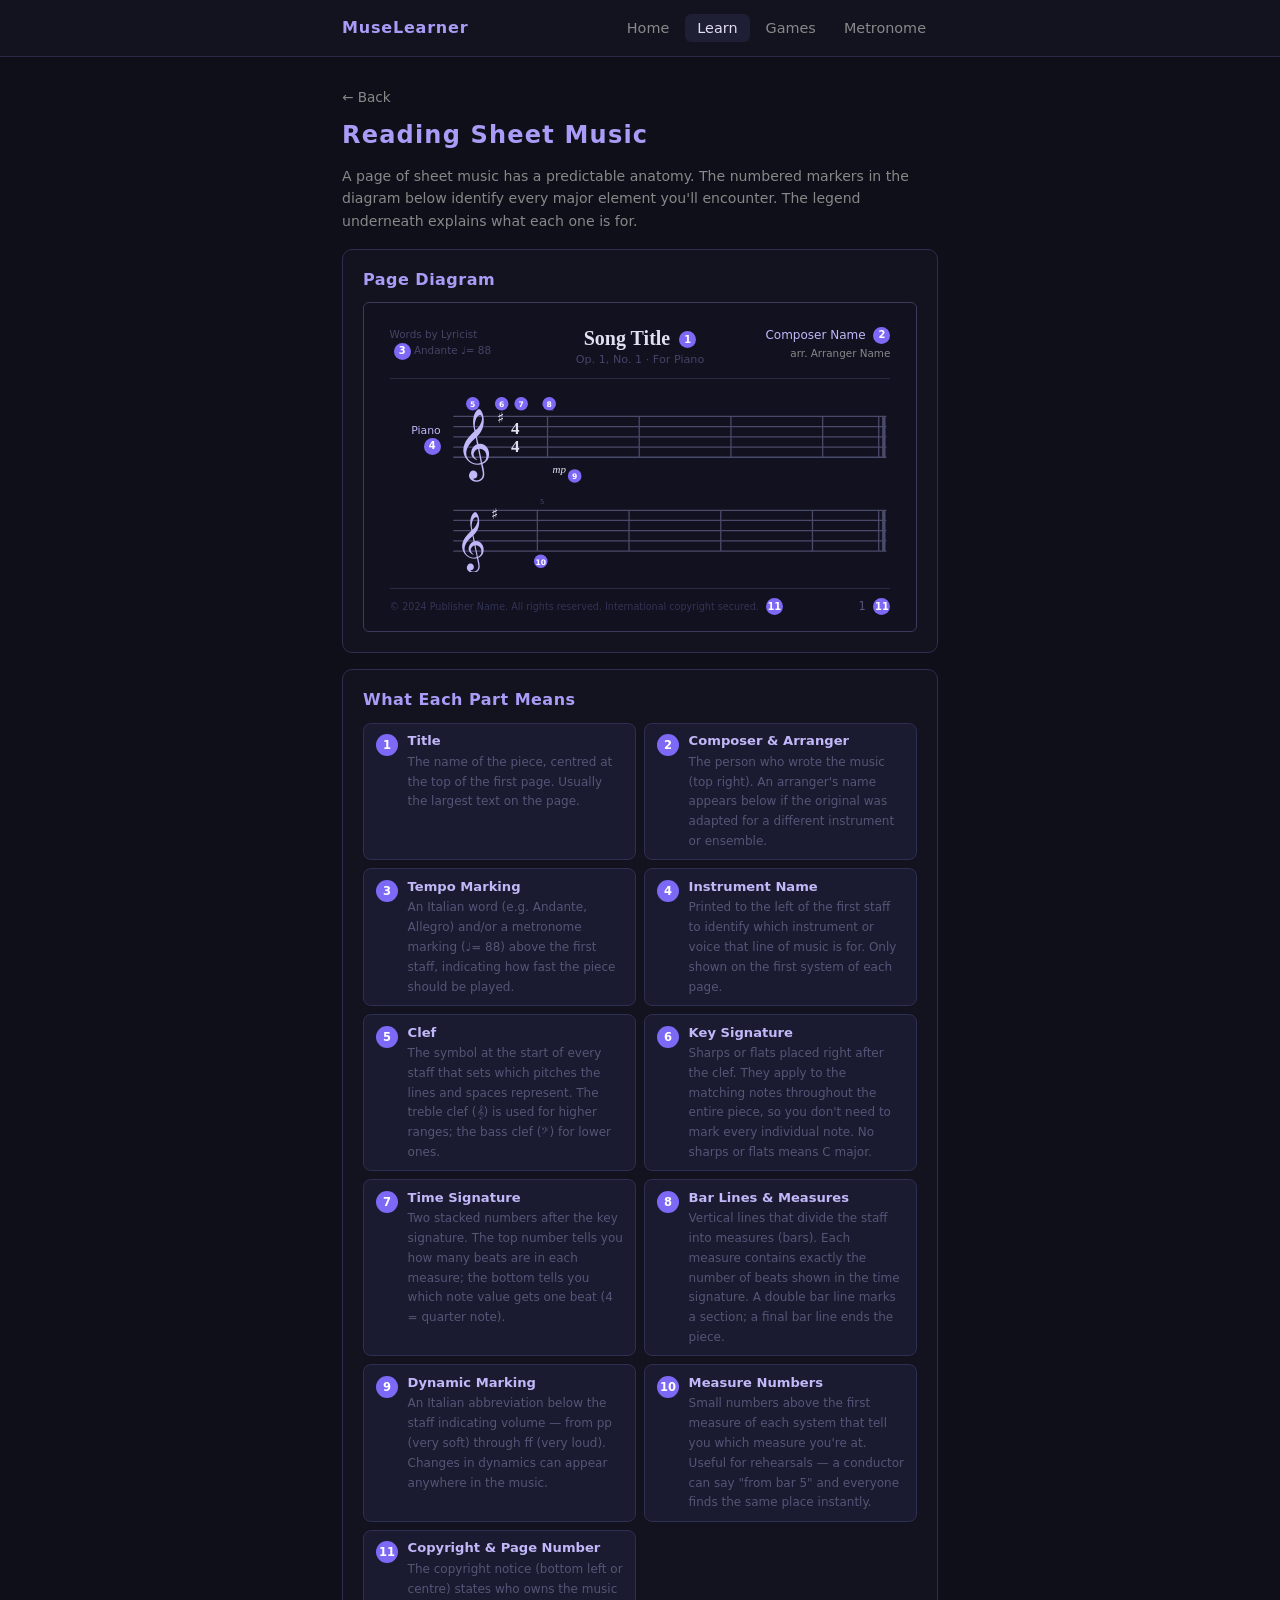
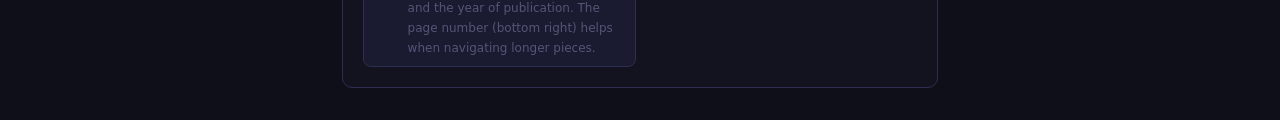
<file: sheet-music-layout.html>
<!DOCTYPE html>
<html lang="en">
<head>
    <meta charset="UTF-8">
    <meta name="viewport" content="width=device-width, initial-scale=1.0">
    <title>Reading Sheet Music</title>
    <link rel="stylesheet" href="styles.css">
    <style>
        /* ── Page mock ── */
        .spm {
            background: #111120;
            border: 1.5px solid #3a3a5c;
            border-radius: 6px;
            padding: 1.4rem 1.6rem 1rem;
            display: flex;
            flex-direction: column;
            gap: 0.5rem;
            font-family: serif;
        }

        /* Title block */
        .spm-header {
            display: grid;
            grid-template-columns: 1fr 1.6fr 1fr;
            align-items: start;
            gap: 0.5rem;
            padding-bottom: 0.8rem;
            border-bottom: 1px solid #2a2a45;
            margin-bottom: 0.25rem;
        }

        .spm-title {
            font-size: 1.25rem;
            font-weight: bold;
            color: #e0e0f0;
            text-align: center;
            line-height: 1.2;
        }

        .spm-subtitle {
            font-size: 0.7rem;
            color: #444466;
            text-align: center;
            margin-top: 0.2rem;
            font-family: system-ui, sans-serif;
        }

        .spm-left-info {
            font-size: 0.65rem;
            color: #444466;
            font-family: system-ui, sans-serif;
            line-height: 1.6;
        }

        .spm-right-info {
            font-size: 0.65rem;
            color: #888;
            font-family: system-ui, sans-serif;
            text-align: right;
            line-height: 1.6;
        }

        .spm-composer {
            font-size: 0.75rem;
            color: #c0b8f8;
            text-align: right;
        }

        /* System rows */
        .spm-system {
            display: flex;
            flex-direction: column;
            gap: 1px;
        }

        .spm-tempo {
            font-size: 0.72rem;
            color: #e0e0f0;
            padding-left: calc(3.2rem + 0.5rem);
            font-family: system-ui, sans-serif;
            margin-bottom: 1px;
        }

        .spm-staff-row {
            display: flex;
            align-items: center;
            gap: 0.5rem;
        }

        .spm-inst {
            font-size: 0.68rem;
            color: #c0b8f8;
            width: 3.2rem;
            flex-shrink: 0;
            text-align: right;
            font-family: system-ui, sans-serif;
            line-height: 1.3;
        }

        .spm-inst-gap {
            width: 3.2rem;
            flex-shrink: 0;
        }

        .spm-staff-wrap { flex: 1; overflow: hidden; }

        /* Footer */
        .spm-footer {
            display: flex;
            justify-content: space-between;
            align-items: flex-end;
            padding-top: 0.6rem;
            margin-top: 0.25rem;
            border-top: 1px solid #2a2a45;
        }

        .spm-copyright {
            font-size: 0.6rem;
            color: #333355;
            font-family: system-ui, sans-serif;
        }

        .spm-pagenum {
            font-size: 0.72rem;
            color: #555577;
            font-family: system-ui, sans-serif;
        }

        /* ── Callout number circles ── */
        .cn {
            display: inline-flex;
            align-items: center;
            justify-content: center;
            width: 17px;
            height: 17px;
            border-radius: 50%;
            background: #7c6af7;
            color: #fff;
            font-size: 0.62rem;
            font-weight: 700;
            font-family: system-ui, sans-serif;
            vertical-align: middle;
            margin-left: 0.25rem;
            flex-shrink: 0;
            line-height: 1;
        }

        /* ── Legend ── */
        .legend-grid {
            display: grid;
            grid-template-columns: 1fr 1fr;
            gap: 0.5rem;
        }

        @media (max-width: 480px) {
            .legend-grid { grid-template-columns: 1fr; }
        }

        .legend-item {
            display: flex;
            align-items: flex-start;
            gap: 0.6rem;
            padding: 0.6rem 0.75rem;
            background: #1a1a30;
            border: 1px solid #2e2e50;
            border-radius: 8px;
        }

        .legend-cn {
            display: flex;
            align-items: center;
            justify-content: center;
            width: 22px;
            height: 22px;
            border-radius: 50%;
            background: #7c6af7;
            color: #fff;
            font-size: 0.72rem;
            font-weight: 700;
            font-family: system-ui, sans-serif;
            flex-shrink: 0;
            margin-top: 1px;
        }

        .legend-text strong {
            display: block;
            font-size: 0.82rem;
            color: #c0b8f8;
            font-weight: 600;
            margin-bottom: 0.15rem;
        }

        .legend-text span {
            font-size: 0.75rem;
            color: #555577;
            line-height: 1.4;
        }

        .intro-body {
            font-size: 0.88rem;
            color: #888;
            line-height: 1.6;
        }

        .intro-body strong { color: #c0b8f8; }

        .rn-section {
            display: flex;
            flex-direction: column;
            gap: 0.85rem;
            padding: 1.25rem;
            background: #13131f;
            border: 1px solid #2e2e50;
            border-radius: 10px;
        }

        .rn-heading {
            font-size: 1rem;
            font-weight: 600;
            color: #a89cf7;
            letter-spacing: 0.03em;
        }
    </style>
</head>
<body>
    <header>
        <div class="header-inner">
            <span class="site-title">MuseLearner</span>
            <nav>
                <a href="index.html" class="nav-link">Home</a>
                <a href="learn.html" class="nav-link active">Learn</a>
                <a href="games.html" class="nav-link">Games</a>
                <a href="metronome.html" class="nav-link">Metronome</a>
            </nav>
        </div>
    </header>
    <div class="page-content">
        <a href="learn.html" class="back-link">← Back</a>
        <div class="game-header">
            <h1>Reading Sheet Music</h1>
        </div>

        <p class="intro-body">A page of sheet music has a predictable anatomy. The numbered markers in the diagram below identify every major element you'll encounter. The legend underneath explains what each one is for.</p>

        <!-- ── Diagram ── -->
        <div class="rn-section">
            <div class="rn-heading">Page Diagram</div>

            <div class="spm">

                <!-- Title block -->
                <div class="spm-header">
                    <div class="spm-left-info">
                        Words by Lyricist<br>
                        <span class="cn">3</span> Andante  ♩= 88
                    </div>
                    <div>
                        <div class="spm-title">Song Title <span class="cn">1</span></div>
                        <div class="spm-subtitle">Op. 1, No. 1  ·  For Piano</div>
                    </div>
                    <div class="spm-right-info">
                        <div class="spm-composer">Composer Name <span class="cn">2</span></div>
                        arr. Arranger Name
                    </div>
                </div>

                <!-- System 1 -->
                <div class="spm-system">
                    <div class="spm-staff-row">
                        <div class="spm-inst">Piano <span class="cn">4</span></div>
                        <div class="spm-staff-wrap">
                            <!-- Staff with clef, key sig, time sig, 4 empty measures, dynamic -->
                            <svg viewBox="0 0 520 108" width="100%" preserveAspectRatio="xMidYMid meet" font-family="serif">
                                <!-- Staff lines -->
                                <line x1="5"   x2="515" y1="30" y2="30" stroke="#4a4a6a" stroke-width="1.5"/>
                                <line x1="5"   x2="515" y1="42" y2="42" stroke="#4a4a6a" stroke-width="1.5"/>
                                <line x1="5"   x2="515" y1="54" y2="54" stroke="#4a4a6a" stroke-width="1.5"/>
                                <line x1="5"   x2="515" y1="66" y2="66" stroke="#4a4a6a" stroke-width="1.5"/>
                                <line x1="5"   x2="515" y1="78" y2="78" stroke="#4a4a6a" stroke-width="1.5"/>
                                <!-- Treble clef -->
                                <text x="8" y="86" font-size="72" fill="#c0b8f8">𝄞</text>
                                <!-- Key signature: 1 sharp (F#, line 5 of treble) -->
                                <text x="56" y="38" font-size="18" fill="#e0e0f0">♯</text>
                                <!-- Time signature 4/4 -->
                                <text x="78" y="51" font-size="20" fill="#e0e0f0" font-weight="bold" text-anchor="middle">4</text>
                                <text x="78" y="72" font-size="20" fill="#e0e0f0" font-weight="bold" text-anchor="middle">4</text>
                                <!-- Bar lines -->
                                <line x1="116" x2="116" y1="30" y2="78" stroke="#4a4a6a" stroke-width="1.5"/>
                                <line x1="224" x2="224" y1="30" y2="78" stroke="#4a4a6a" stroke-width="1.5"/>
                                <line x1="332" x2="332" y1="30" y2="78" stroke="#4a4a6a" stroke-width="1.5"/>
                                <line x1="440" x2="440" y1="30" y2="78" stroke="#4a4a6a" stroke-width="1.5"/>
                                <!-- Final double barline -->
                                <line x1="506" x2="506" y1="30" y2="78" stroke="#4a4a6a" stroke-width="1.5"/>
                                <line x1="512" x2="512" y1="30" y2="78" stroke="#4a4a6a" stroke-width="4"/>
                                <!-- Measure number 1 -->
                                <text x="119" y="23" font-size="8" fill="#444466" font-family="system-ui,sans-serif">1</text>
                                <!-- Dynamic marking -->
                                <text x="122" y="97" font-size="13" fill="#e0e0f0" font-style="italic">mp</text>

                                <!-- ── Callout circles ── -->
                                <!-- ⑤ Clef -->
                                <circle cx="28" cy="15" r="8" fill="#7c6af7"/>
                                <text x="28" y="19" font-size="9" fill="white" text-anchor="middle" font-weight="bold" font-family="system-ui,sans-serif">5</text>
                                <!-- ⑥ Key signature -->
                                <circle cx="62" cy="15" r="8" fill="#7c6af7"/>
                                <text x="62" y="19" font-size="9" fill="white" text-anchor="middle" font-weight="bold" font-family="system-ui,sans-serif">6</text>
                                <!-- ⑦ Time signature -->
                                <circle cx="85" cy="15" r="8" fill="#7c6af7"/>
                                <text x="85" y="19" font-size="9" fill="white" text-anchor="middle" font-weight="bold" font-family="system-ui,sans-serif">7</text>
                                <!-- ⑧ Bar lines -->
                                <circle cx="118" cy="15" r="8" fill="#7c6af7"/>
                                <text x="118" y="19" font-size="9" fill="white" text-anchor="middle" font-weight="bold" font-family="system-ui,sans-serif">8</text>
                                <!-- ⑨ Dynamic -->
                                <circle cx="148" cy="100" r="8" fill="#7c6af7"/>
                                <text x="148" y="104" font-size="9" fill="white" text-anchor="middle" font-weight="bold" font-family="system-ui,sans-serif">9</text>
                            </svg>
                        </div>
                    </div>
                </div>

                <!-- System 2 -->
                <div class="spm-system">
                    <div class="spm-staff-row">
                        <div class="spm-inst-gap"></div>
                        <div class="spm-staff-wrap">
                            <svg viewBox="0 0 520 90" width="100%" preserveAspectRatio="xMidYMid meet" font-family="serif">
                                <line x1="5"   x2="515" y1="18" y2="18" stroke="#4a4a6a" stroke-width="1.5"/>
                                <line x1="5"   x2="515" y1="30" y2="30" stroke="#4a4a6a" stroke-width="1.5"/>
                                <line x1="5"   x2="515" y1="42" y2="42" stroke="#4a4a6a" stroke-width="1.5"/>
                                <line x1="5"   x2="515" y1="54" y2="54" stroke="#4a4a6a" stroke-width="1.5"/>
                                <line x1="5"   x2="515" y1="66" y2="66" stroke="#4a4a6a" stroke-width="1.5"/>
                                <!-- Clef (smaller staff offset) -->
                                <text x="8" y="74" font-size="60" fill="#c0b8f8">𝄞</text>
                                <!-- Key sig (repeat at start of new system) -->
                                <text x="50" y="28" font-size="18" fill="#e0e0f0">♯</text>
                                <!-- Bar lines -->
                                <line x1="104" x2="104" y1="18" y2="66" stroke="#4a4a6a" stroke-width="1.5"/>
                                <line x1="212" x2="212" y1="18" y2="66" stroke="#4a4a6a" stroke-width="1.5"/>
                                <line x1="320" x2="320" y1="18" y2="66" stroke="#4a4a6a" stroke-width="1.5"/>
                                <line x1="428" x2="428" y1="18" y2="66" stroke="#4a4a6a" stroke-width="1.5"/>
                                <!-- Final barline -->
                                <line x1="506" x2="506" y1="18" y2="66" stroke="#4a4a6a" stroke-width="1.5"/>
                                <line x1="512" x2="512" y1="18" y2="66" stroke="#4a4a6a" stroke-width="4"/>
                                <!-- Measure number 5 -->
                                <text x="107" y="11" font-size="8" fill="#444466" font-family="system-ui,sans-serif">5</text>
                                <!-- Measure numbers callout -->
                                <circle cx="108" cy="78" r="8" fill="#7c6af7"/>
                                <text x="108" y="82" font-size="9" fill="white" text-anchor="middle" font-weight="bold" font-family="system-ui,sans-serif">10</text>
                            </svg>
                        </div>
                    </div>
                </div>

                <!-- Footer -->
                <div class="spm-footer">
                    <div class="spm-copyright">
                        © 2024 Publisher Name. All rights reserved. International copyright secured.
                        <span class="cn">11</span>
                    </div>
                    <div class="spm-pagenum">1 <span class="cn">11</span></div>
                </div>

            </div><!-- /spm -->
        </div>

        <!-- ── Legend ── -->
        <div class="rn-section">
            <div class="rn-heading">What Each Part Means</div>
            <div class="legend-grid">

                <div class="legend-item">
                    <div class="legend-cn">1</div>
                    <div class="legend-text">
                        <strong>Title</strong>
                        <span>The name of the piece, centred at the top of the first page. Usually the largest text on the page.</span>
                    </div>
                </div>

                <div class="legend-item">
                    <div class="legend-cn">2</div>
                    <div class="legend-text">
                        <strong>Composer &amp; Arranger</strong>
                        <span>The person who wrote the music (top right). An arranger's name appears below if the original was adapted for a different instrument or ensemble.</span>
                    </div>
                </div>

                <div class="legend-item">
                    <div class="legend-cn">3</div>
                    <div class="legend-text">
                        <strong>Tempo Marking</strong>
                        <span>An Italian word (e.g. Andante, Allegro) and/or a metronome marking (♩= 88) above the first staff, indicating how fast the piece should be played.</span>
                    </div>
                </div>

                <div class="legend-item">
                    <div class="legend-cn">4</div>
                    <div class="legend-text">
                        <strong>Instrument Name</strong>
                        <span>Printed to the left of the first staff to identify which instrument or voice that line of music is for. Only shown on the first system of each page.</span>
                    </div>
                </div>

                <div class="legend-item">
                    <div class="legend-cn">5</div>
                    <div class="legend-text">
                        <strong>Clef</strong>
                        <span>The symbol at the start of every staff that sets which pitches the lines and spaces represent. The treble clef (𝄞) is used for higher ranges; the bass clef (𝄢) for lower ones.</span>
                    </div>
                </div>

                <div class="legend-item">
                    <div class="legend-cn">6</div>
                    <div class="legend-text">
                        <strong>Key Signature</strong>
                        <span>Sharps or flats placed right after the clef. They apply to the matching notes throughout the entire piece, so you don't need to mark every individual note. No sharps or flats means C major.</span>
                    </div>
                </div>

                <div class="legend-item">
                    <div class="legend-cn">7</div>
                    <div class="legend-text">
                        <strong>Time Signature</strong>
                        <span>Two stacked numbers after the key signature. The top number tells you how many beats are in each measure; the bottom tells you which note value gets one beat (4 = quarter note).</span>
                    </div>
                </div>

                <div class="legend-item">
                    <div class="legend-cn">8</div>
                    <div class="legend-text">
                        <strong>Bar Lines &amp; Measures</strong>
                        <span>Vertical lines that divide the staff into measures (bars). Each measure contains exactly the number of beats shown in the time signature. A double bar line marks a section; a final bar line ends the piece.</span>
                    </div>
                </div>

                <div class="legend-item">
                    <div class="legend-cn">9</div>
                    <div class="legend-text">
                        <strong>Dynamic Marking</strong>
                        <span>An Italian abbreviation below the staff indicating volume — from pp (very soft) through ff (very loud). Changes in dynamics can appear anywhere in the music.</span>
                    </div>
                </div>

                <div class="legend-item">
                    <div class="legend-cn">10</div>
                    <div class="legend-text">
                        <strong>Measure Numbers</strong>
                        <span>Small numbers above the first measure of each system that tell you which measure you're at. Useful for rehearsals — a conductor can say "from bar 5" and everyone finds the same place instantly.</span>
                    </div>
                </div>

                <div class="legend-item">
                    <div class="legend-cn">11</div>
                    <div class="legend-text">
                        <strong>Copyright &amp; Page Number</strong>
                        <span>The copyright notice (bottom left or centre) states who owns the music and the year of publication. The page number (bottom right) helps when navigating longer pieces.</span>
                    </div>
                </div>

            </div>
        </div>

    </div>
</body>
</html>
</file>
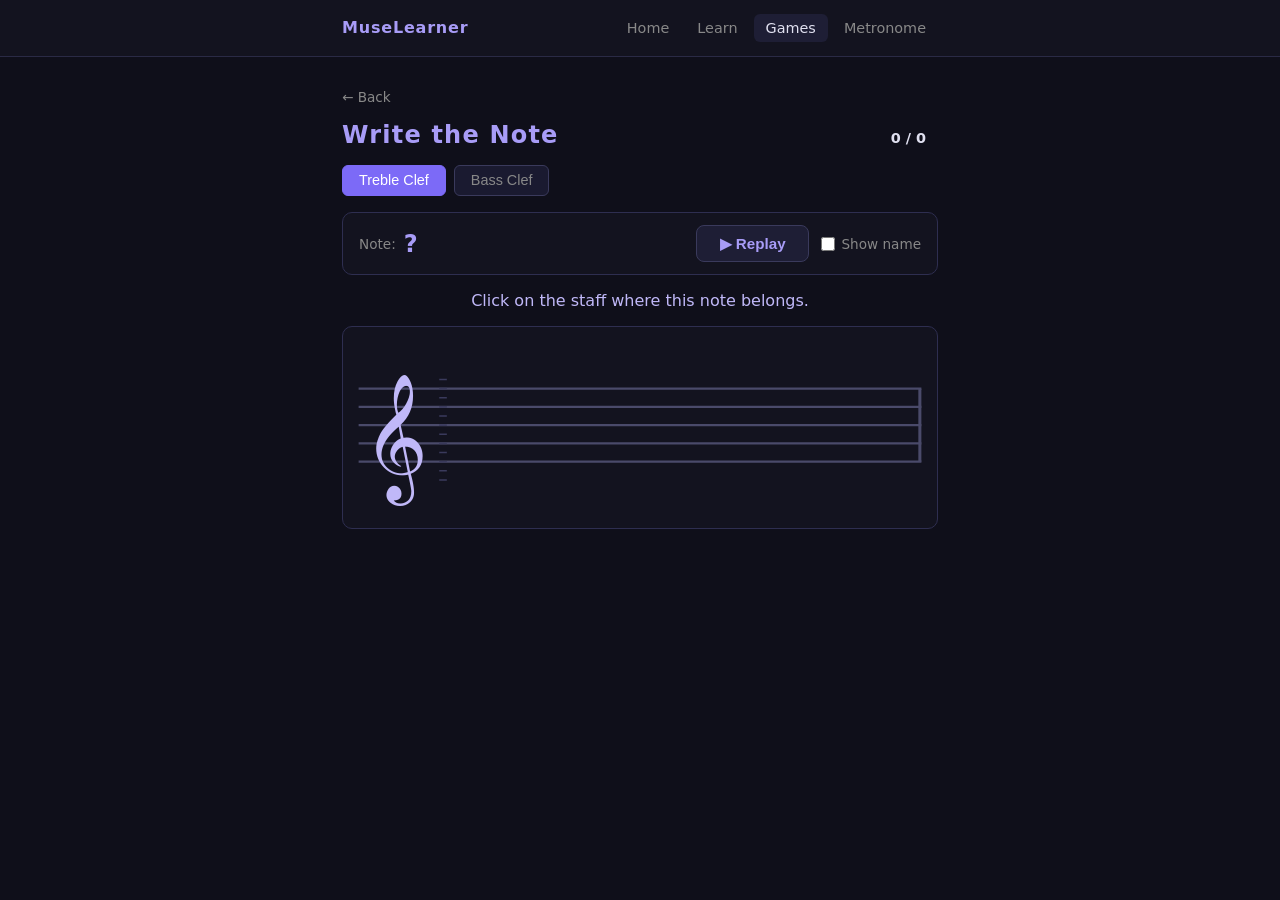
<file: write-the-note.html>
<!DOCTYPE html>
<html lang="en">
<head>
    <meta charset="UTF-8">
    <meta name="viewport" content="width=device-width, initial-scale=1.0">
    <title>Write the Note</title>
    <link rel="stylesheet" href="styles.css">
    <script src="write-the-note.js" defer></script>
</head>
<body>
    <header>
        <div class="header-inner">
            <span class="site-title">MuseLearner</span>
            <nav>
                <a href="index.html" class="nav-link">Home</a>
                <a href="learn.html" class="nav-link">Learn</a>
                <a href="games.html" class="nav-link active">Games</a>
                <a href="metronome.html" class="nav-link">Metronome</a>
            </nav>
        </div>
    </header>
    <div class="page-content">
        <a href="games.html" class="back-link">← Back</a>
        <div class="game-header">
            <h1>Write the Note</h1>
            <div class="score-bar">
                <span id="score">0 / 0</span>
                <span id="streak"></span>
            </div>
        </div>

        <div class="clef-toggle">
            <button class="clef-btn active" id="btn-treble">Treble Clef</button>
            <button class="clef-btn" id="btn-bass">Bass Clef</button>
        </div>

        <div class="note-display">
            <div class="note-name-area">
                <span class="note-label">Note:</span>
                <span id="note-name" class="note-name-value">?</span>
            </div>
            <div class="note-controls">
                <button class="play-btn" id="play-btn">▶ Replay</button>
                <label class="toggle-label">
                    <input type="checkbox" id="toggle-name">
                    Show name
                </label>
            </div>
        </div>

        <p class="question">Click on the staff where this note belongs.</p>

        <div class="staff-container">
            <svg id="staff-svg" viewBox="0 0 380 108" width="100%" preserveAspectRatio="xMidYMid meet"></svg>
        </div>

        <div class="feedback" id="feedback"></div>
        <button class="next-btn" id="next-btn" hidden>Next →</button>
    </div>
</body>
</html>
</file>
<file: styles.css>
*, *::before, *::after {
    box-sizing: border-box;
    margin: 0;
    padding: 0;
}

body {
    background: #0f0f1a;
    color: #e0e0f0;
    font-family: system-ui, sans-serif;
    min-height: 100vh;
    display: flex;
    flex-direction: column;
    align-items: center;
}

/* Header */
header {
    width: 100%;
    background: #13131f;
    border-bottom: 1px solid #2a2a45;
}

.header-inner {
    max-width: 660px;
    margin: 0 auto;
    padding: 0.9rem 2rem;
    display: flex;
    align-items: center;
    justify-content: space-between;
}

.site-title {
    font-size: 1rem;
    font-weight: 700;
    color: #a89cf7;
    letter-spacing: 0.05em;
}

nav {
    display: flex;
    gap: 0.25rem;
}

.nav-link {
    text-decoration: none;
    color: #888;
    font-size: 0.9rem;
    padding: 0.35rem 0.75rem;
    border-radius: 6px;
    transition: color 0.15s, background 0.15s;
}

.nav-link:hover {
    color: #e0e0f0;
    background: #1e1e35;
}

.nav-link.active {
    color: #e0e0f0;
    background: #1e1e35;
}

/* Generic page content (non-metronome pages) */
.page-content {
    width: 100%;
    max-width: 660px;
    padding: 2rem;
    display: flex;
    flex-direction: column;
    gap: 1rem;
}

.page-content h1 {
    font-size: 1.5rem;
    font-weight: 600;
    color: #a89cf7;
}

.placeholder {
    color: #555577;
    font-size: 0.95rem;
}

.game-grid {
    display: grid;
    grid-template-columns: repeat(auto-fill, minmax(200px, 1fr));
    gap: 1rem;
}

.game-card {
    display: flex;
    flex-direction: column;
    gap: 0.4rem;
    padding: 1.2rem;
    background: #1a1a30;
    border: 1px solid #3a3a5c;
    border-radius: 10px;
    text-decoration: none;
    transition: border-color 0.15s, background 0.15s;
}

.game-card:hover {
    background: #22223a;
    border-color: #7c6af7;
}

.game-card-title {
    font-size: 1rem;
    font-weight: 600;
    color: #e0e0f0;
}

.game-card-desc {
    font-size: 0.82rem;
    color: #666688;
    line-height: 1.4;
}

/* ---- Guess the Key game ---- */
.game-header {
    display: flex;
    align-items: baseline;
    justify-content: space-between;
    flex-wrap: wrap;
    gap: 0.5rem;
}

.score-bar {
    display: flex;
    align-items: center;
    gap: 0.75rem;
    font-size: 0.9rem;
    color: #888;
}

#score {
    font-weight: 600;
    color: #e0e0f0;
}

.streak-active {
    color: #f0a830;
    font-weight: 600;
    font-size: 0.85rem;
}

.staff-container {
    background: #13131f;
    border: 1px solid #2e2e50;
    border-radius: 10px;
    padding: 1rem 0.5rem;
    overflow: hidden;
}

.question {
    font-size: 1rem;
    color: #c0b8f8;
    text-align: center;
    font-weight: 500;
}

.options {
    display: grid;
    grid-template-columns: repeat(auto-fill, minmax(150px, 1fr));
    gap: 0.6rem;
}

.option-btn {
    padding: 0.65rem 0.75rem;
    background: #1a1a30;
    color: #e0e0f0;
    border: 1px solid #3a3a5c;
    border-radius: 8px;
    font-size: 0.95rem;
    cursor: pointer;
    transition: background 0.15s, border-color 0.15s, transform 0.1s;
    text-align: center;
}

.option-btn:hover:not(:disabled) {
    background: #26264a;
    border-color: #7c6af7;
}

.option-btn:disabled {
    cursor: default;
}

.option-btn.correct {
    background: #1a3a25;
    border-color: #4caf74;
    color: #7ee89e;
}

.option-btn.wrong {
    background: #3a1a1a;
    border-color: #c0392b;
    color: #e07070;
}

.feedback {
    font-size: 0.9rem;
    min-height: 1.4rem;
    line-height: 1.5;
}

.feedback.correct {
    color: #7ee89e;
}

.feedback.wrong {
    color: #e07070;
}

.next-btn {
    grid-column: 1 / -1;
    padding: 0.65rem;
    background: #7c6af7;
    color: #fff;
    border: none;
    border-radius: 8px;
    font-size: 0.95rem;
    font-weight: 600;
    cursor: pointer;
    transition: background 0.15s;
    margin-top: 0.2rem;
}

.next-btn:hover {
    background: #6857e0;
}

.metronome {
    width: 100%;
    max-width: 660px;
    padding: 2rem;
    flex: 1;
    display: flex;
    flex-direction: column;
    gap: 2rem;
}

h1 {
    font-size: 1.5rem;
    font-weight: 600;
    letter-spacing: 0.05em;
    color: #a89cf7;
}

/* Controls */
.controls {
    display: flex;
    flex-wrap: wrap;
    align-items: center;
    gap: 1.5rem;
}

.control-group {
    display: flex;
    align-items: center;
    gap: 0.6rem;
}

.control-group label {
    font-size: 0.85rem;
    color: #888;
    white-space: nowrap;
}

#bpm-slider {
    width: 140px;
    accent-color: #7c6af7;
    cursor: pointer;
}

#bpm-display {
    font-size: 1.1rem;
    font-weight: 600;
    width: 3.5rem;
    color: #e0e0f0;
    background: #1e1e35;
    border: 1px solid #3a3a5c;
    border-radius: 6px;
    padding: 0.25rem 0.4rem;
    text-align: center;
    -moz-appearance: textfield;
}

#bpm-display::-webkit-inner-spin-button,
#bpm-display::-webkit-outer-spin-button {
    opacity: 0.4;
}

#bpm-display:focus {
    outline: none;
    border-color: #7c6af7;
}

select {
    background: #1e1e35;
    color: #e0e0f0;
    border: 1px solid #3a3a5c;
    border-radius: 6px;
    padding: 0.35rem 0.6rem;
    font-size: 0.95rem;
    cursor: pointer;
}

select:focus {
    outline: none;
    border-color: #7c6af7;
}

#play-stop-btn {
    padding: 0.5rem 1.4rem;
    background: #7c6af7;
    color: #fff;
    border: none;
    border-radius: 6px;
    font-size: 0.95rem;
    font-weight: 600;
    cursor: pointer;
    transition: background 0.15s, transform 0.1s;
}

#play-stop-btn:hover {
    background: #6857e0;
}

#play-stop-btn:active {
    transform: scale(0.97);
}

#play-stop-btn.playing {
    background: #c0392b;
}

#play-stop-btn.playing:hover {
    background: #a93226;
}

/* Beat tracker */
.beat-tracker {
    display: flex;
    flex-direction: column;
    gap: 0.5rem;
}

.beat-bar {
    position: relative;
    height: 52px;
    background: #1e1e35;
    border-radius: 10px;
    overflow: hidden;
    border: 1px solid #2e2e50;
}

.beat-bar.downbeat {
    animation: downbeat-flash 0.25s ease-out forwards;
}

@keyframes downbeat-flash {
    0%   { border-color: #a89cf7; box-shadow: 0 0 14px 3px rgba(124, 106, 247, 0.5); }
    100% { border-color: #2e2e50; box-shadow: none; }
}

.beat-marker {
    position: absolute;
    top: 50%;
    transform: translate(-50%, -50%);
    width: 10px;
    height: 10px;
    border-radius: 50%;
    background: #444466;
    transition: background 0.08s, box-shadow 0.08s;
}

.beat-marker.beat-one {
    background: #7c6af7;
    width: 13px;
    height: 13px;
}

.beat-marker.active {
    background: #ffffff;
    box-shadow: 0 0 10px 2px rgba(168, 156, 247, 0.8);
}

.beat-marker.beat-one.active {
    background: #ffffff;
    box-shadow: 0 0 14px 4px rgba(124, 106, 247, 1);
}

.beat-indicator {
    position: absolute;
    top: 6px;
    bottom: 6px;
    width: 3px;
    background: #a89cf7;
    border-radius: 2px;
    left: 0;
    will-change: transform;
}

/* Beat number labels */
.beat-labels {
    position: relative;
    height: 1.2rem;
}

.beat-label {
    position: absolute;
    transform: translateX(-50%);
    font-size: 0.75rem;
    color: #555577;
}

.beat-label.beat-one {
    color: #7c6af7;
}

/* Explainer section */
.explainer {
    border-top: 1px solid #2a2a45;
    padding-top: 1.5rem;
    display: flex;
    flex-direction: column;
    gap: 1.2rem;
}

.explainer h2 {
    font-size: 1rem;
    font-weight: 600;
    color: #a89cf7;
    letter-spacing: 0.04em;
}

.explainer > p {
    font-size: 0.9rem;
    color: #888;
    line-height: 1.5;
}

/* Stacked number diagram */
.sig-diagram {
    display: flex;
    align-items: center;
    gap: 1.2rem;
}

.sig-number {
    font-size: 2.2rem;
    font-weight: 700;
    line-height: 1;
    color: #e0e0f0;
    width: 2rem;
    text-align: center;
}

.sig-divider {
    display: none; /* numbers are side-by-side; labels explain top/bottom */
}

.sig-labels {
    display: flex;
    flex-direction: column;
    gap: 0.15rem;
}

/* Override: stack the numbers vertically */
.sig-diagram {
    align-items: flex-start;
}

.sig-number-wrap {
    display: flex;
    flex-direction: column;
    align-items: center;
    border: 1px solid #3a3a5c;
    border-radius: 6px;
    padding: 0.3rem 0.6rem;
    background: #1e1e35;
}

.sig-label {
    font-size: 0.8rem;
    color: #666688;
    line-height: 1.8;
}

.sig-label:first-child {
    color: #a89cf7;
}

/* Re-do diagram as stacked */
.sig-diagram {
    display: flex;
    align-items: center;
    gap: 1.4rem;
    background: #1a1a30;
    border: 1px solid #2e2e50;
    border-radius: 8px;
    padding: 1rem 1.2rem;
    width: fit-content;
}

.sig-number-stack {
    display: flex;
    flex-direction: column;
    align-items: center;
    font-size: 2.4rem;
    font-weight: 700;
    color: #e0e0f0;
    line-height: 1.15;
    border-right: 1px solid #3a3a5c;
    padding-right: 1.2rem;
}

/* Two-card grid */
.explainer-grid {
    display: grid;
    grid-template-columns: 1fr 1fr;
    gap: 0.8rem;
}

.explainer-card {
    background: #1a1a30;
    border: 1px solid #2e2e50;
    border-radius: 8px;
    padding: 0.9rem 1rem;
    display: flex;
    flex-direction: column;
    gap: 0.3rem;
}

.card-label {
    font-size: 0.7rem;
    font-weight: 700;
    text-transform: uppercase;
    letter-spacing: 0.08em;
    color: #7c6af7;
}

.card-title {
    font-size: 0.95rem;
    font-weight: 600;
    color: #e0e0f0;
}

.explainer-card p {
    font-size: 0.82rem;
    color: #888;
    line-height: 1.5;
    margin-top: 0.2rem;
}

.explainer-card p strong {
    color: #c0b8f8;
}

.explainer-card p em {
    color: #aaa;
    font-style: normal;
    font-family: monospace;
}

/* Note value chips */
.note-values {
    display: flex;
    flex-wrap: wrap;
    gap: 0.5rem;
}

.note-chip {
    font-size: 0.78rem;
    background: #1e1e35;
    border: 1px solid #3a3a5c;
    border-radius: 20px;
    padding: 0.25rem 0.75rem;
    color: #aaa;
}

@media (max-width: 480px) {
    .explainer-grid {
        grid-template-columns: 1fr;
    }
}

/* ---- Read the Note game ---- */
.piano-container {
    background: #13131f;
    border: 1px solid #2e2e50;
    border-radius: 10px;
    padding: 0.75rem 0.5rem;
    overflow: hidden;
}

.piano-key {
    cursor: pointer;
    transition: fill 0.12s;
}

.piano-key:hover {
    fill: #e0d0ff;
}

.piano-key.correct {
    fill: #4caf74;
}

.piano-key.wrong {
    fill: #c0392b;
}

#next-btn {
    align-self: stretch;
}

.clef-toggle {
    display: flex;
    gap: 0.5rem;
}

.clef-btn {
    padding: 0.4rem 1rem;
    background: #1a1a30;
    color: #888;
    border: 1px solid #3a3a5c;
    border-radius: 6px;
    font-size: 0.9rem;
    cursor: pointer;
    transition: background 0.15s, color 0.15s, border-color 0.15s;
}

.clef-btn.active {
    background: #7c6af7;
    color: #fff;
    border-color: #7c6af7;
}

.clef-btn:hover:not(.active) {
    background: #26264a;
    border-color: #7c6af7;
    color: #e0e0f0;
}

/* ---- Pitch Perfect game ---- */
.pitch-display {
    background: #13131f;
    border: 1px solid #2e2e50;
    border-radius: 10px;
    padding: 2rem 1rem;
    display: flex;
    flex-direction: column;
    align-items: center;
    gap: 1.25rem;
}

.note-visual {
    font-size: 5rem;
    color: #7c6af7;
    line-height: 1;
    user-select: none;
}

.note-visual.playing {
    animation: note-pulse 0.6s ease-out forwards;
}

@keyframes note-pulse {
    0%   { transform: scale(1);    color: #7c6af7; }
    30%  { transform: scale(1.3);  color: #ffffff; }
    100% { transform: scale(1);    color: #7c6af7; }
}

.play-btn {
    padding: 0.55rem 1.4rem;
    background: #1e1e35;
    color: #a89cf7;
    border: 1px solid #3a3a5c;
    border-radius: 8px;
    font-size: 0.95rem;
    font-weight: 600;
    cursor: pointer;
    transition: background 0.15s, border-color 0.15s, color 0.15s;
}

.play-btn:hover {
    background: #26264a;
    border-color: #7c6af7;
    color: #e0e0f0;
}

.pitch-options {
    grid-template-columns: repeat(2, 1fr);
}

.pitch-options .option-btn {
    font-size: 1.4rem;
    font-weight: 700;
    padding: 1rem;
}

/* ---- Learn page ---- */
.learn-section {
    display: flex;
    flex-direction: column;
    gap: 0.75rem;
    padding: 1.25rem;
    background: #13131f;
    border: 1px solid #2e2e50;
    border-radius: 10px;
}

.learn-heading {
    font-size: 1rem;
    font-weight: 600;
    color: #a89cf7;
    letter-spacing: 0.03em;
}

.learn-body {
    font-size: 0.9rem;
    color: #888;
    line-height: 1.6;
}

.learn-body strong {
    color: #c0b8f8;
}

.staff-explainer {
    background: #0f0f1a;
    border: 1px solid #2e2e50;
    border-radius: 8px;
    padding: 0.5rem;
    overflow: hidden;
}

.note-ref-grid {
    display: grid;
    grid-template-columns: repeat(auto-fill, minmax(220px, 1fr));
    gap: 0.75rem;
}

.note-ref-card {
    background: #1a1a30;
    border: 1px solid #3a3a5c;
    border-radius: 8px;
    padding: 0.85rem;
    display: flex;
    flex-direction: column;
    gap: 0.5rem;
}

.note-ref-label {
    font-size: 0.78rem;
    color: #666688;
    text-transform: uppercase;
    letter-spacing: 0.06em;
}

.note-ref-row {
    display: flex;
    flex-wrap: wrap;
    gap: 0.3rem;
}

.note-chip-sm {
    padding: 0.2rem 0.5rem;
    background: #26264a;
    border: 1px solid #3a3a5c;
    border-radius: 5px;
    font-size: 0.82rem;
    color: #e0e0f0;
    font-weight: 600;
}

.note-chip-sm.sharp { color: #f0c860; border-color: #5a4a20; background: #2a2410; }
.note-chip-sm.flat  { color: #80c0f8; border-color: #204060; background: #101828; }

.note-ref-mnemonic {
    font-size: 0.78rem;
    color: #555577;
    font-style: italic;
}

.duration-table {
    display: flex;
    flex-direction: column;
    gap: 0;
    border: 1px solid #2e2e50;
    border-radius: 8px;
    overflow: hidden;
}

.duration-row {
    display: grid;
    grid-template-columns: 1fr 1fr 1fr;
    padding: 0.5rem 0.85rem;
    font-size: 0.88rem;
    color: #c0b8f8;
    border-bottom: 1px solid #1e1e35;
}

.duration-row:last-child { border-bottom: none; }

.duration-row.header-row {
    background: #1a1a30;
    font-size: 0.75rem;
    text-transform: uppercase;
    letter-spacing: 0.06em;
    color: #666688;
}

.dur-symbol {
    font-size: 1.1rem;
    line-height: 1;
}

.key-sig-grid {
    display: flex;
    flex-direction: column;
    gap: 0.75rem;
}

.key-sig-card {
    background: #1a1a30;
    border: 1px solid #3a3a5c;
    border-radius: 8px;
    padding: 0.85rem;
    display: flex;
    flex-direction: column;
    gap: 0.5rem;
}

.key-sig-title {
    font-size: 0.78rem;
    color: #666688;
    text-transform: uppercase;
    letter-spacing: 0.06em;
}

/* Back link */
.back-link {
    display: inline-flex;
    align-items: center;
    gap: 0.3rem;
    font-size: 0.85rem;
    color: #888;
    text-decoration: none;
    transition: color 0.15s;
}

.back-link:hover {
    color: #a89cf7;
}

/* ---- Write the Note game ---- */
.note-display {
    display: flex;
    align-items: center;
    justify-content: space-between;
    gap: 1rem;
    padding: 0.75rem 1rem;
    background: #13131f;
    border: 1px solid #2e2e50;
    border-radius: 10px;
    flex-wrap: wrap;
}

.note-name-area {
    display: flex;
    align-items: center;
    gap: 0.5rem;
}

.note-label {
    font-size: 0.85rem;
    color: #888;
}

.note-name-value {
    font-size: 1.5rem;
    font-weight: 700;
    color: #a89cf7;
    min-width: 2.5rem;
    letter-spacing: 0.02em;
}

.note-controls {
    display: flex;
    align-items: center;
    gap: 0.75rem;
}

.toggle-label {
    display: flex;
    align-items: center;
    gap: 0.4rem;
    font-size: 0.85rem;
    color: #888;
    cursor: pointer;
    user-select: none;
}

.toggle-label input[type="checkbox"] {
    accent-color: #7c6af7;
    cursor: pointer;
    width: 14px;
    height: 14px;
}
</file>
